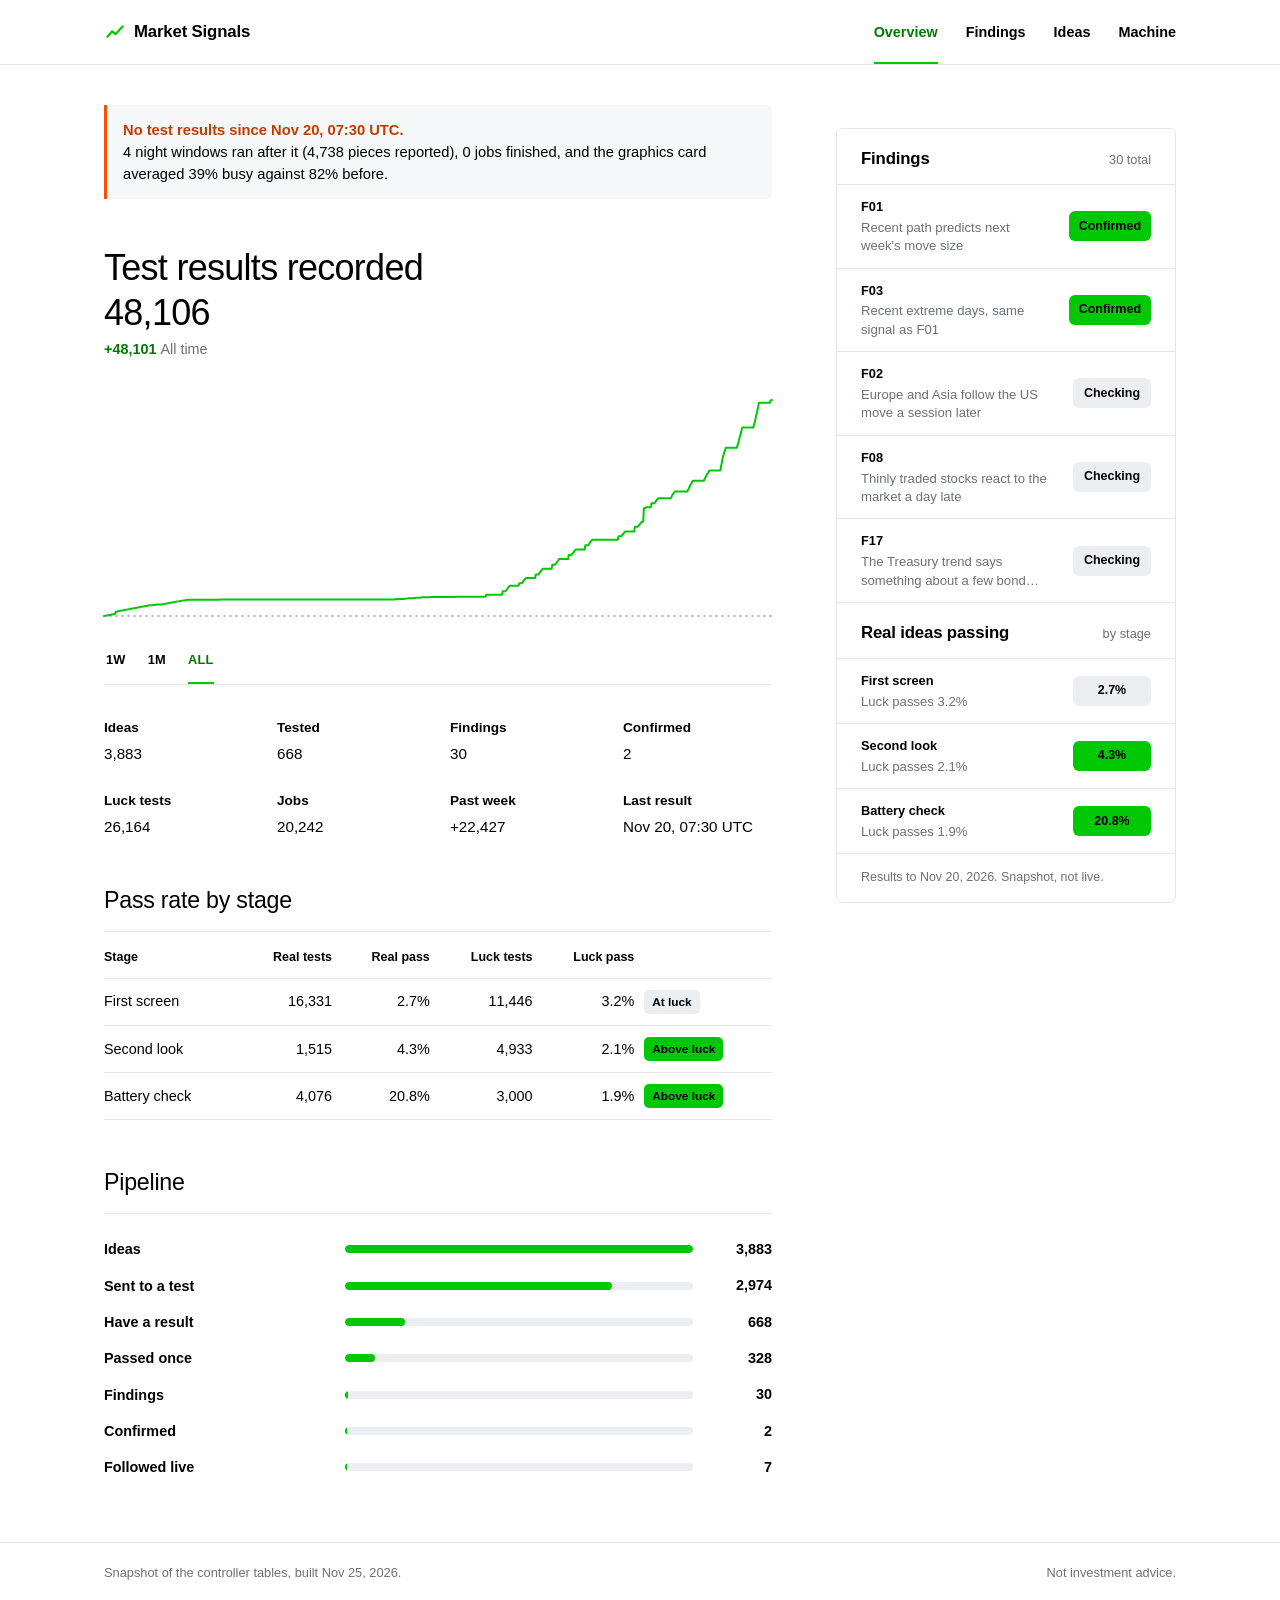
<file: index.html>
<!doctype html>
<html lang="en">
<head>
<meta charset="utf-8">
<meta name="viewport" content="width=device-width, initial-scale=1">
<title>Market Signals</title>
<meta name="description" content="Market Signals: test results, findings and machine status.">
<link rel="stylesheet" href="style.css">
<link rel="icon" href="data:image/svg+xml,%3Csvg xmlns='http://www.w3.org/2000/svg' viewBox='0 0 32 32'%3E%3Crect width='32' height='32' rx='7' fill='%2300c805'/%3E%3Cpath d='M6 22l6-7 5 4 9-10' stroke='black' stroke-width='3' fill='none' stroke-linecap='round' stroke-linejoin='round'/%3E%3C/svg%3E">
</head>
<body>
<header class="site">
  <div class="site-inner">
    <a class="brand" href="index.html"><svg viewBox="0 0 32 32" aria-hidden="true"><path d="M5 23l7-8 5 4 10-11" fill="none" stroke="currentColor" stroke-width="3.2" stroke-linecap="round" stroke-linejoin="round"/></svg>Market Signals</a>
    <nav class="tabs" aria-label="Sections"><div class="tabs-inner"><a href="index.html" aria-current="page">Overview</a><a href="findings.html">Findings</a><a href="ideas.html">Ideas</a><a href="machine.html">Machine</a></div></nav>
  </div>
</header>
<div class="wrap">
<main>

<div class="alert" role="alert"><strong>No test results since Nov 20, 07:30 UTC.</strong>
  4 night windows ran after it (4,738 pieces reported), 0 jobs finished, and the graphics card averaged 39% busy against 82% before.</div>
<section class="chart-block up big" id="c-results">
  <h1>Test results recorded</h1>
  <div class="q-value" data-v>48,106</div>
  <div class="q-change"><span data-c>+48,101</span> <span class="q-period" data-p>All time</span></div>
  
  <div class="chart" role="img" aria-label="Test results recorded, line chart, from 5 to 48,106">
    <svg viewBox="0 0 1000 200" preserveAspectRatio="none" aria-hidden="true"><line class="base" x1="0" x2="1000" y1="190.0" y2="190.0"/><path class="line" d="M0.0,190.0 L1.0,189.9 L2.1,189.8 L3.1,189.7 L4.1,189.6 L5.2,189.5 L6.2,189.4 L7.2,189.3 L8.2,189.2 L9.3,189.1 L10.3,189.0 L11.3,188.8 L12.4,188.7 L13.4,188.6 L14.4,188.5 L15.5,188.4 L16.5,188.4 L17.5,186.5 L18.6,186.4 L19.6,186.3 L20.6,186.1 L21.6,186.0 L22.7,185.9 L23.7,185.8 L24.7,185.7 L25.8,185.6 L26.8,185.5 L27.8,185.4 L28.9,185.3 L29.9,185.2 L30.9,185.0 L32.0,184.9 L33.0,184.8 L34.0,184.7 L35.1,184.6 L36.1,184.5 L37.1,184.4 L38.1,184.3 L39.2,184.2 L40.2,184.0 L41.2,183.9 L42.3,183.8 L43.3,183.7 L44.3,183.6 L45.4,183.5 L46.4,183.4 L47.4,183.3 L48.5,183.2 L49.5,183.1 L50.5,183.0 L51.5,182.8 L52.6,182.7 L53.6,182.6 L54.6,182.5 L55.7,182.4 L56.7,182.3 L57.7,182.2 L58.8,182.1 L59.8,182.0 L60.8,181.8 L61.9,181.7 L62.9,181.6 L63.9,181.5 L64.9,181.4 L66.0,181.3 L67.0,181.2 L68.0,181.1 L69.1,181.1 L70.1,181.0 L71.1,181.0 L72.2,181.0 L73.2,180.9 L74.2,180.9 L75.3,180.9 L76.3,180.7 L77.3,180.7 L78.4,180.6 L79.4,180.5 L80.4,180.5 L81.4,180.5 L82.5,180.5 L83.5,180.5 L84.5,180.5 L85.6,180.4 L86.6,180.3 L87.6,180.2 L88.7,180.1 L89.7,180.0 L90.7,179.9 L91.8,179.8 L92.8,179.7 L93.8,179.6 L94.8,179.5 L95.9,179.3 L96.9,179.2 L97.9,179.1 L99.0,179.0 L100.0,178.9 L101.0,178.8 L102.1,178.7 L103.1,178.6 L104.1,178.5 L105.2,178.4 L106.2,178.3 L107.2,178.2 L108.2,178.1 L109.3,178.0 L110.3,177.9 L111.3,177.8 L112.4,177.7 L113.4,177.6 L114.4,177.5 L115.5,177.4 L116.5,177.3 L117.5,177.2 L118.6,177.1 L119.6,177.0 L120.6,177.0 L121.6,176.9 L122.7,176.8 L123.7,176.7 L124.7,176.6 L125.8,176.5 L126.8,176.4 L127.8,176.4 L128.9,176.4 L129.9,176.4 L130.9,176.4 L132.0,176.4 L133.0,176.4 L134.0,176.4 L135.1,176.4 L136.1,176.4 L137.1,176.4 L138.1,176.4 L139.2,176.4 L140.2,176.4 L141.2,176.4 L142.3,176.4 L143.3,176.4 L144.3,176.4 L145.4,176.4 L146.4,176.4 L147.4,176.4 L148.5,176.4 L149.5,176.4 L150.5,176.4 L151.5,176.4 L152.6,176.4 L153.6,176.4 L154.6,176.4 L155.7,176.4 L156.7,176.4 L157.7,176.4 L158.8,176.4 L159.8,176.4 L160.8,176.4 L161.9,176.4 L162.9,176.4 L163.9,176.4 L164.9,176.4 L166.0,176.4 L167.0,176.4 L168.0,176.4 L169.1,176.4 L170.1,176.4 L171.1,176.4 L172.2,176.4 L173.2,176.4 L174.2,176.3 L175.3,176.3 L176.3,176.3 L177.3,176.3 L178.4,176.3 L179.4,176.3 L180.4,176.3 L181.4,176.3 L182.5,176.3 L183.5,176.3 L184.5,176.3 L185.6,176.3 L186.6,176.3 L187.6,176.3 L188.7,176.3 L189.7,176.3 L190.7,176.3 L191.8,176.3 L192.8,176.3 L193.8,176.3 L194.8,176.3 L195.9,176.3 L196.9,176.3 L197.9,176.3 L199.0,176.3 L200.0,176.3 L201.0,176.3 L202.1,176.3 L203.1,176.3 L204.1,176.3 L205.2,176.3 L206.2,176.3 L207.2,176.3 L208.2,176.3 L209.3,176.3 L210.3,176.3 L211.3,176.3 L212.4,176.3 L213.4,176.3 L214.4,176.3 L215.5,176.3 L216.5,176.3 L217.5,176.3 L218.6,176.3 L219.6,176.3 L220.6,176.3 L221.6,176.3 L222.7,176.3 L223.7,176.3 L224.7,176.3 L225.8,176.3 L226.8,176.3 L227.8,176.3 L228.9,176.3 L229.9,176.3 L230.9,176.3 L232.0,176.3 L233.0,176.3 L234.0,176.3 L235.1,176.3 L236.1,176.3 L237.1,176.3 L238.1,176.3 L239.2,176.3 L240.2,176.3 L241.2,176.3 L242.3,176.3 L243.3,176.3 L244.3,176.3 L245.4,176.3 L246.4,176.3 L247.4,176.3 L248.5,176.3 L249.5,176.3 L250.5,176.3 L251.5,176.3 L252.6,176.3 L253.6,176.3 L254.6,176.3 L255.7,176.3 L256.7,176.3 L257.7,176.3 L258.8,176.3 L259.8,176.3 L260.8,176.3 L261.9,176.3 L262.9,176.3 L263.9,176.3 L264.9,176.3 L266.0,176.3 L267.0,176.3 L268.0,176.3 L269.1,176.3 L270.1,176.3 L271.1,176.3 L272.2,176.3 L273.2,176.3 L274.2,176.3 L275.3,176.3 L276.3,176.3 L277.3,176.3 L278.4,176.3 L279.4,176.3 L280.4,176.3 L281.4,176.3 L282.5,176.3 L283.5,176.3 L284.5,176.3 L285.6,176.3 L286.6,176.3 L287.6,176.3 L288.7,176.3 L289.7,176.3 L290.7,176.3 L291.8,176.3 L292.8,176.3 L293.8,176.3 L294.8,176.3 L295.9,176.3 L296.9,176.3 L297.9,176.3 L299.0,176.3 L300.0,176.3 L301.0,176.3 L302.1,176.3 L303.1,176.3 L304.1,176.3 L305.2,176.3 L306.2,176.3 L307.2,176.3 L308.2,176.3 L309.3,176.3 L310.3,176.3 L311.3,176.3 L312.4,176.3 L313.4,176.3 L314.4,176.3 L315.5,176.3 L316.5,176.3 L317.5,176.3 L318.6,176.3 L319.6,176.3 L320.6,176.3 L321.6,176.3 L322.7,176.3 L323.7,176.3 L324.7,176.3 L325.8,176.3 L326.8,176.3 L327.8,176.3 L328.9,176.3 L329.9,176.3 L330.9,176.3 L332.0,176.3 L333.0,176.3 L334.0,176.3 L335.1,176.3 L336.1,176.3 L337.1,176.3 L338.1,176.3 L339.2,176.3 L340.2,176.3 L341.2,176.3 L342.3,176.3 L343.3,176.3 L344.3,176.3 L345.4,176.3 L346.4,176.3 L347.4,176.3 L348.5,176.3 L349.5,176.3 L350.5,176.3 L351.5,176.3 L352.6,176.3 L353.6,176.3 L354.6,176.3 L355.7,176.3 L356.7,176.3 L357.7,176.3 L358.8,176.3 L359.8,176.3 L360.8,176.3 L361.9,176.3 L362.9,176.3 L363.9,176.3 L364.9,176.3 L366.0,176.3 L367.0,176.3 L368.0,176.3 L369.1,176.3 L370.1,176.3 L371.1,176.3 L372.2,176.3 L373.2,176.3 L374.2,176.3 L375.3,176.3 L376.3,176.3 L377.3,176.3 L378.4,176.3 L379.4,176.3 L380.4,176.3 L381.4,176.3 L382.5,176.3 L383.5,176.3 L384.5,176.3 L385.6,176.3 L386.6,176.3 L387.6,176.3 L388.7,176.3 L389.7,176.3 L390.7,176.3 L391.8,176.3 L392.8,176.3 L393.8,176.3 L394.8,176.3 L395.9,176.3 L396.9,176.3 L397.9,176.3 L399.0,176.3 L400.0,176.3 L401.0,176.3 L402.1,176.3 L403.1,176.3 L404.1,176.3 L405.2,176.3 L406.2,176.3 L407.2,176.3 L408.2,176.3 L409.3,176.3 L410.3,176.3 L411.3,176.3 L412.4,176.3 L413.4,176.3 L414.4,176.3 L415.5,176.3 L416.5,176.3 L417.5,176.3 L418.6,176.3 L419.6,176.3 L420.6,176.3 L421.6,176.3 L422.7,176.3 L423.7,176.3 L424.7,176.3 L425.8,176.3 L426.8,176.3 L427.8,176.3 L428.9,176.3 L429.9,176.3 L430.9,176.3 L432.0,176.3 L433.0,176.3 L434.0,176.3 L435.1,176.3 L436.1,176.3 L437.1,175.8 L438.1,175.8 L439.2,175.8 L440.2,175.8 L441.2,175.8 L442.3,175.8 L443.3,175.8 L444.3,175.8 L445.4,175.8 L446.4,175.8 L447.4,175.8 L448.5,175.8 L449.5,175.8 L450.5,175.7 L451.5,175.5 L452.6,175.4 L453.6,175.4 L454.6,175.4 L455.7,175.3 L456.7,175.3 L457.7,175.3 L458.8,175.3 L459.8,175.3 L460.8,175.3 L461.9,175.3 L462.9,175.3 L463.9,175.1 L464.9,175.1 L466.0,175.0 L467.0,174.9 L468.0,174.8 L469.1,174.8 L470.1,174.8 L471.1,174.7 L472.2,174.7 L473.2,174.6 L474.2,174.6 L475.3,174.5 L476.3,174.4 L477.3,174.4 L478.4,174.4 L479.4,174.4 L480.4,174.4 L481.4,174.4 L482.5,174.4 L483.5,174.4 L484.5,174.4 L485.6,174.4 L486.6,174.4 L487.6,174.4 L488.7,174.2 L489.7,174.2 L490.7,174.2 L491.8,174.2 L492.8,174.2 L493.8,174.2 L494.8,174.2 L495.9,174.2 L496.9,174.2 L497.9,174.2 L499.0,174.2 L500.0,174.2 L501.0,174.1 L502.1,174.1 L503.1,174.1 L504.1,174.1 L505.2,174.1 L506.2,174.1 L507.2,174.1 L508.2,174.1 L509.3,174.1 L510.3,174.1 L511.3,174.1 L512.4,174.1 L513.4,174.1 L514.4,174.1 L515.5,174.1 L516.5,174.1 L517.5,174.1 L518.6,174.1 L519.6,174.1 L520.6,174.1 L521.6,174.1 L522.7,174.1 L523.7,174.1 L524.7,174.1 L525.8,174.0 L526.8,174.0 L527.8,174.0 L528.9,174.0 L529.9,174.0 L530.9,174.0 L532.0,174.0 L533.0,174.0 L534.0,174.0 L535.1,174.0 L536.1,174.0 L537.1,174.0 L538.1,174.0 L539.2,174.0 L540.2,174.0 L541.2,174.0 L542.3,174.0 L543.3,174.0 L544.3,174.0 L545.4,174.0 L546.4,174.0 L547.4,174.0 L548.5,174.0 L549.5,174.0 L550.5,174.0 L551.5,174.0 L552.6,174.0 L553.6,174.0 L554.6,174.0 L555.7,174.0 L556.7,174.0 L557.7,174.0 L558.8,174.0 L559.8,174.0 L560.8,174.0 L561.9,174.0 L562.9,174.0 L563.9,174.0 L564.9,174.0 L566.0,174.0 L567.0,174.0 L568.0,174.0 L569.1,174.0 L570.1,174.0 L571.1,174.0 L572.2,172.3 L573.2,172.3 L574.2,172.3 L575.3,172.3 L576.3,172.3 L577.3,172.3 L578.4,172.3 L579.4,172.3 L580.4,172.3 L581.4,172.3 L582.5,172.3 L583.5,172.3 L584.5,172.3 L585.6,172.2 L586.6,172.2 L587.6,172.2 L588.7,172.2 L589.7,172.2 L590.7,172.2 L591.8,172.2 L592.8,172.2 L593.8,172.2 L594.8,172.2 L595.9,172.2 L596.9,169.3 L597.9,169.3 L599.0,169.3 L600.0,169.3 L601.0,169.2 L602.1,168.5 L603.1,167.8 L604.1,167.0 L605.2,166.3 L606.2,165.6 L607.2,164.8 L608.2,164.8 L609.3,164.8 L610.3,164.8 L611.3,164.8 L612.4,164.8 L613.4,164.8 L614.4,164.8 L615.5,164.8 L616.5,164.8 L617.5,164.8 L618.6,164.8 L619.6,164.8 L620.6,164.8 L621.6,162.7 L622.7,162.7 L623.7,162.7 L624.7,162.7 L625.8,162.6 L626.8,161.7 L627.8,160.9 L628.9,160.2 L629.9,159.6 L630.9,159.0 L632.0,158.3 L633.0,158.3 L634.0,158.3 L635.1,158.3 L636.1,158.3 L637.1,158.3 L638.1,158.3 L639.2,158.3 L640.2,158.3 L641.2,158.3 L642.3,158.3 L643.3,158.3 L644.3,158.3 L645.4,158.3 L646.4,155.4 L647.4,155.4 L648.5,155.4 L649.5,155.4 L650.5,155.4 L651.5,154.5 L652.6,153.7 L653.6,153.0 L654.6,152.2 L655.7,151.4 L656.7,150.6 L657.7,150.6 L658.8,150.6 L659.8,150.6 L660.8,150.6 L661.9,150.6 L662.9,150.6 L663.9,150.6 L664.9,150.6 L666.0,150.6 L667.0,150.6 L668.0,150.6 L669.1,150.6 L670.1,150.6 L671.1,147.2 L672.2,147.2 L673.2,147.2 L674.2,147.2 L675.3,147.2 L676.3,146.4 L677.3,145.6 L678.4,144.9 L679.4,144.1 L680.4,143.3 L681.4,142.5 L682.5,142.5 L683.5,142.5 L684.5,142.5 L685.6,142.5 L686.6,142.5 L687.6,142.5 L688.7,142.5 L689.7,142.5 L690.7,142.5 L691.8,142.5 L692.8,142.5 L693.8,142.5 L694.8,142.5 L695.9,139.1 L696.9,139.1 L697.9,139.1 L699.0,139.1 L700.0,139.0 L701.0,138.3 L702.1,137.5 L703.1,136.7 L704.1,136.0 L705.2,135.2 L706.2,134.5 L707.2,134.5 L708.2,134.5 L709.3,134.5 L710.3,134.5 L711.3,134.5 L712.4,134.5 L713.4,134.5 L714.4,134.5 L715.5,134.5 L716.5,134.5 L717.5,134.5 L718.6,134.5 L719.6,134.5 L720.6,131.0 L721.6,131.0 L722.7,131.0 L723.7,131.0 L724.7,131.0 L725.8,130.3 L726.8,129.5 L727.8,128.7 L728.9,127.9 L729.9,127.2 L730.9,126.5 L732.0,126.5 L733.0,126.5 L734.0,126.5 L735.1,126.5 L736.1,126.5 L737.1,126.5 L738.1,126.5 L739.2,126.5 L740.2,126.5 L741.2,126.5 L742.3,126.5 L743.3,126.5 L744.3,126.5 L745.4,126.5 L746.4,126.5 L747.4,126.5 L748.5,126.5 L749.5,126.5 L750.5,126.5 L751.5,126.5 L752.6,126.5 L753.6,126.5 L754.6,126.5 L755.7,126.5 L756.7,126.5 L757.7,126.5 L758.8,126.5 L759.8,126.5 L760.8,126.5 L761.9,126.5 L762.9,126.5 L763.9,126.5 L764.9,126.5 L766.0,126.5 L767.0,126.5 L768.0,126.5 L769.1,126.5 L770.1,123.5 L771.1,123.5 L772.2,123.5 L773.2,123.5 L774.2,123.5 L775.3,122.9 L776.3,122.2 L777.3,121.5 L778.4,120.9 L779.4,120.2 L780.4,119.5 L781.4,119.5 L782.5,119.5 L783.5,119.5 L784.5,119.5 L785.6,119.5 L786.6,119.5 L787.6,119.5 L788.7,119.5 L789.7,119.5 L790.7,119.5 L791.8,119.5 L792.8,119.5 L793.8,119.5 L794.8,115.7 L795.9,115.7 L796.9,115.7 L797.9,115.7 L799.0,115.6 L800.0,114.9 L801.0,114.2 L802.1,113.5 L803.1,112.8 L804.1,112.1 L805.2,111.5 L806.2,111.5 L807.2,111.5 L808.2,100.2 L809.3,100.2 L810.3,100.2 L811.3,99.5 L812.4,99.3 L813.4,99.3 L814.4,99.3 L815.5,99.3 L816.5,99.3 L817.5,99.3 L818.6,99.3 L819.6,96.1 L820.6,96.1 L821.6,96.1 L822.7,96.1 L823.7,96.1 L824.7,95.4 L825.8,94.7 L826.8,93.9 L827.8,93.2 L828.9,92.5 L829.9,91.8 L830.9,91.8 L832.0,91.8 L833.0,91.8 L834.0,91.8 L835.1,91.8 L836.1,91.8 L837.1,91.8 L838.1,91.8 L839.2,91.8 L840.2,91.8 L841.2,91.8 L842.3,91.8 L843.3,91.8 L844.3,91.8 L845.4,91.8 L846.4,91.8 L847.4,91.8 L848.5,91.8 L849.5,90.7 L850.5,89.6 L851.5,88.7 L852.6,87.9 L853.6,87.1 L854.6,86.3 L855.7,86.3 L856.7,86.3 L857.7,86.3 L858.8,86.3 L859.8,86.3 L860.8,86.3 L861.9,86.3 L862.9,86.3 L863.9,86.3 L864.9,86.3 L866.0,86.3 L867.0,86.3 L868.0,86.3 L869.1,86.3 L870.1,86.3 L871.1,86.3 L872.2,86.3 L873.2,86.3 L874.2,85.1 L875.3,83.9 L876.3,82.7 L877.3,81.5 L878.4,80.4 L879.4,79.3 L880.4,78.3 L881.4,77.3 L882.5,77.3 L883.5,77.3 L884.5,77.3 L885.6,77.3 L886.6,77.3 L887.6,77.3 L888.7,77.3 L889.7,77.3 L890.7,77.3 L891.8,77.3 L892.8,77.3 L893.8,77.3 L894.8,77.3 L895.9,77.3 L896.9,77.3 L897.9,77.3 L899.0,76.1 L900.0,74.9 L901.0,73.8 L902.1,72.8 L903.1,71.7 L904.1,70.8 L905.2,69.7 L906.2,68.8 L907.2,68.8 L908.2,68.8 L909.3,68.8 L910.3,68.8 L911.3,68.8 L912.4,68.8 L913.4,68.8 L914.4,68.8 L915.5,68.8 L916.5,68.8 L917.5,68.8 L918.6,68.8 L919.6,68.8 L920.6,68.8 L921.6,68.8 L922.7,68.8 L923.7,65.6 L924.7,62.6 L925.8,59.3 L926.8,56.9 L927.8,55.1 L928.9,53.0 L929.9,51.5 L930.9,49.7 L932.0,49.7 L933.0,49.7 L934.0,49.7 L935.1,49.7 L936.1,49.7 L937.1,49.7 L938.1,49.7 L939.2,49.7 L940.2,49.7 L941.2,49.7 L942.3,49.7 L943.3,49.7 L944.3,49.7 L945.4,49.7 L946.4,49.7 L947.4,49.7 L948.5,47.6 L949.5,45.9 L950.5,43.8 L951.5,41.1 L952.6,39.5 L953.6,37.0 L954.6,35.0 L955.7,32.9 L956.7,32.9 L957.7,32.9 L958.8,32.9 L959.8,32.9 L960.8,32.9 L961.9,32.9 L962.9,32.9 L963.9,32.9 L964.9,32.9 L966.0,32.9 L967.0,32.9 L968.0,32.9 L969.1,32.9 L970.1,32.9 L971.1,32.9 L972.2,32.9 L973.2,30.3 L974.2,28.7 L975.3,25.7 L976.3,22.9 L977.3,20.8 L978.4,18.1 L979.4,15.4 L980.4,12.2 L981.4,12.2 L982.5,12.2 L983.5,12.2 L984.5,12.2 L985.6,12.2 L986.6,12.2 L987.6,12.2 L988.7,12.2 L989.7,12.2 L990.7,12.2 L991.8,12.2 L992.8,12.2 L993.8,12.2 L994.8,12.2 L995.9,12.2 L996.9,12.2 L997.9,10.3 L999.0,10.1 L1000.0,10.0"/></svg>
    <span class="hair" hidden></span><span class="tip" hidden></span><span class="dot" hidden></span>
  </div>
  <div class="ranges" role="group" aria-label="Time range"><button type="button" data-range="7" data-label="Past week" aria-pressed="false">1W</button><button type="button" data-range="30" data-label="Past month" aria-pressed="false">1M</button><button type="button" data-range="0" data-label="All time" aria-pressed="true">ALL</button></div>
  <script type="application/json">{"t":[1791666000,1791669600,1791673200,1791676800,1791680400,1791684000,1791687600,1791691200,1791694800,1791698400,1791702000,1791705600,1791709200,1791712800,1791716400,1791720000,1791723600,1791727200,1791730800,1791734400,1791738000,1791741600,1791745200,1791748800,1791752400,1791756000,1791759600,1791763200,1791766800,1791770400,1791774000,1791777600,1791781200,1791784800,1791788400,1791792000,1791795600,1791799200,1791802800,1791806400,1791810000,1791813600,1791817200,1791820800,1791824400,1791828000,1791831600,1791835200,1791838800,1791842400,1791846000,1791849600,1791853200,1791856800,1791860400,1791864000,1791867600,1791871200,1791874800,1791878400,1791882000,1791885600,1791889200,1791892800,1791896400,1791900000,1791903600,1791907200,1791910800,1791914400,1791918000,1791921600,1791925200,1791928800,1791932400,1791936000,1791939600,1791943200,1791946800,1791950400,1791954000,1791957600,1791961200,1791964800,1791968400,1791972000,1791975600,1791979200,1791982800,1791986400,1791990000,1791993600,1791997200,1792000800,1792004400,1792008000,1792011600,1792015200,1792018800,1792022400,1792026000,1792029600,1792033200,1792036800,1792040400,1792044000,1792047600,1792051200,1792054800,1792058400,1792062000,1792065600,1792069200,1792072800,1792076400,1792080000,1792083600,1792087200,1792090800,1792094400,1792098000,1792101600,1792105200,1792108800,1792112400,1792116000,1792119600,1792123200,1792126800,1792130400,1792134000,1792137600,1792141200,1792144800,1792148400,1792152000,1792155600,1792159200,1792162800,1792166400,1792170000,1792173600,1792177200,1792180800,1792184400,1792188000,1792191600,1792195200,1792198800,1792202400,1792206000,1792209600,1792213200,1792216800,1792220400,1792224000,1792227600,1792231200,1792234800,1792238400,1792242000,1792245600,1792249200,1792252800,1792256400,1792260000,1792263600,1792267200,1792270800,1792274400,1792278000,1792281600,1792285200,1792288800,1792292400,1792296000,1792299600,1792303200,1792306800,1792310400,1792314000,1792317600,1792321200,1792324800,1792328400,1792332000,1792335600,1792339200,1792342800,1792346400,1792350000,1792353600,1792357200,1792360800,1792364400,1792368000,1792371600,1792375200,1792378800,1792382400,1792386000,1792389600,1792393200,1792396800,1792400400,1792404000,1792407600,1792411200,1792414800,1792418400,1792422000,1792425600,1792429200,1792432800,1792436400,1792440000,1792443600,1792447200,1792450800,1792454400,1792458000,1792461600,1792465200,1792468800,1792472400,1792476000,1792479600,1792483200,1792486800,1792490400,1792494000,1792497600,1792501200,1792504800,1792508400,1792512000,1792515600,1792519200,1792522800,1792526400,1792530000,1792533600,1792537200,1792540800,1792544400,1792548000,1792551600,1792555200,1792558800,1792562400,1792566000,1792569600,1792573200,1792576800,1792580400,1792584000,1792587600,1792591200,1792594800,1792598400,1792602000,1792605600,1792609200,1792612800,1792616400,1792620000,1792623600,1792627200,1792630800,1792634400,1792638000,1792641600,1792645200,1792648800,1792652400,1792656000,1792659600,1792663200,1792666800,1792670400,1792674000,1792677600,1792681200,1792684800,1792688400,1792692000,1792695600,1792699200,1792702800,1792706400,1792710000,1792713600,1792717200,1792720800,1792724400,1792728000,1792731600,1792735200,1792738800,1792742400,1792746000,1792749600,1792753200,1792756800,1792760400,1792764000,1792767600,1792771200,1792774800,1792778400,1792782000,1792785600,1792789200,1792792800,1792796400,1792800000,1792803600,1792807200,1792810800,1792814400,1792818000,1792821600,1792825200,1792828800,1792832400,1792836000,1792839600,1792843200,1792846800,1792850400,1792854000,1792857600,1792861200,1792864800,1792868400,1792872000,1792875600,1792879200,1792882800,1792886400,1792890000,1792893600,1792897200,1792900800,1792904400,1792908000,1792911600,1792915200,1792918800,1792922400,1792926000,1792929600,1792933200,1792936800,1792940400,1792944000,1792947600,1792951200,1792954800,1792958400,1792962000,1792965600,1792969200,1792972800,1792976400,1792980000,1792983600,1792987200,1792990800,1792994400,1792998000,1793001600,1793005200,1793008800,1793012400,1793016000,1793019600,1793023200,1793026800,1793030400,1793034000,1793037600,1793041200,1793044800,1793048400,1793052000,1793055600,1793059200,1793062800,1793066400,1793070000,1793073600,1793077200,1793080800,1793084400,1793088000,1793091600,1793095200,1793098800,1793102400,1793106000,1793109600,1793113200,1793116800,1793120400,1793124000,1793127600,1793131200,1793134800,1793138400,1793142000,1793145600,1793149200,1793152800,1793156400,1793160000,1793163600,1793167200,1793170800,1793174400,1793178000,1793181600,1793185200,1793188800,1793192400,1793196000,1793199600,1793203200,1793206800,1793210400,1793214000,1793217600,1793221200,1793224800,1793228400,1793232000,1793235600,1793239200,1793242800,1793246400,1793250000,1793253600,1793257200,1793260800,1793264400,1793268000,1793271600,1793275200,1793278800,1793282400,1793286000,1793289600,1793293200,1793296800,1793300400,1793304000,1793307600,1793311200,1793314800,1793318400,1793322000,1793325600,1793329200,1793332800,1793336400,1793340000,1793343600,1793347200,1793350800,1793354400,1793358000,1793361600,1793365200,1793368800,1793372400,1793376000,1793379600,1793383200,1793386800,1793390400,1793394000,1793397600,1793401200,1793404800,1793408400,1793412000,1793415600,1793419200,1793422800,1793426400,1793430000,1793433600,1793437200,1793440800,1793444400,1793448000,1793451600,1793455200,1793458800,1793462400,1793466000,1793469600,1793473200,1793476800,1793480400,1793484000,1793487600,1793491200,1793494800,1793498400,1793502000,1793505600,1793509200,1793512800,1793516400,1793520000,1793523600,1793527200,1793530800,1793534400,1793538000,1793541600,1793545200,1793548800,1793552400,1793556000,1793559600,1793563200,1793566800,1793570400,1793574000,1793577600,1793581200,1793584800,1793588400,1793592000,1793595600,1793599200,1793602800,1793606400,1793610000,1793613600,1793617200,1793620800,1793624400,1793628000,1793631600,1793635200,1793638800,1793642400,1793646000,1793649600,1793653200,1793656800,1793660400,1793664000,1793667600,1793671200,1793674800,1793678400,1793682000,1793685600,1793689200,1793692800,1793696400,1793700000,1793703600,1793707200,1793710800,1793714400,1793718000,1793721600,1793725200,1793728800,1793732400,1793736000,1793739600,1793743200,1793746800,1793750400,1793754000,1793757600,1793761200,1793764800,1793768400,1793772000,1793775600,1793779200,1793782800,1793786400,1793790000,1793793600,1793797200,1793800800,1793804400,1793808000,1793811600,1793815200,1793818800,1793822400,1793826000,1793829600,1793833200,1793836800,1793840400,1793844000,1793847600,1793851200,1793854800,1793858400,1793862000,1793865600,1793869200,1793872800,1793876400,1793880000,1793883600,1793887200,1793890800,1793894400,1793898000,1793901600,1793905200,1793908800,1793912400,1793916000,1793919600,1793923200,1793926800,1793930400,1793934000,1793937600,1793941200,1793944800,1793948400,1793952000,1793955600,1793959200,1793962800,1793966400,1793970000,1793973600,1793977200,1793980800,1793984400,1793988000,1793991600,1793995200,1793998800,1794002400,1794006000,1794009600,1794013200,1794016800,1794020400,1794024000,1794027600,1794031200,1794034800,1794038400,1794042000,1794045600,1794049200,1794052800,1794056400,1794060000,1794063600,1794067200,1794070800,1794074400,1794078000,1794081600,1794085200,1794088800,1794092400,1794096000,1794099600,1794103200,1794106800,1794110400,1794114000,1794117600,1794121200,1794124800,1794128400,1794132000,1794135600,1794139200,1794142800,1794146400,1794150000,1794153600,1794157200,1794160800,1794164400,1794168000,1794171600,1794175200,1794178800,1794182400,1794186000,1794189600,1794193200,1794196800,1794200400,1794204000,1794207600,1794211200,1794214800,1794218400,1794222000,1794225600,1794229200,1794232800,1794236400,1794240000,1794243600,1794247200,1794250800,1794254400,1794258000,1794261600,1794265200,1794268800,1794272400,1794276000,1794279600,1794283200,1794286800,1794290400,1794294000,1794297600,1794301200,1794304800,1794308400,1794312000,1794315600,1794319200,1794322800,1794326400,1794330000,1794333600,1794337200,1794340800,1794344400,1794348000,1794351600,1794355200,1794358800,1794362400,1794366000,1794369600,1794373200,1794376800,1794380400,1794384000,1794387600,1794391200,1794394800,1794398400,1794402000,1794405600,1794409200,1794412800,1794416400,1794420000,1794423600,1794427200,1794430800,1794434400,1794438000,1794441600,1794445200,1794448800,1794452400,1794456000,1794459600,1794463200,1794466800,1794470400,1794474000,1794477600,1794481200,1794484800,1794488400,1794492000,1794495600,1794499200,1794502800,1794506400,1794510000,1794513600,1794517200,1794520800,1794524400,1794528000,1794531600,1794535200,1794538800,1794542400,1794546000,1794549600,1794553200,1794556800,1794560400,1794564000,1794567600,1794571200,1794574800,1794578400,1794582000,1794585600,1794589200,1794592800,1794596400,1794600000,1794603600,1794607200,1794610800,1794614400,1794618000,1794621600,1794625200,1794628800,1794632400,1794636000,1794639600,1794643200,1794646800,1794650400,1794654000,1794657600,1794661200,1794664800,1794668400,1794672000,1794675600,1794679200,1794682800,1794686400,1794690000,1794693600,1794697200,1794700800,1794704400,1794708000,1794711600,1794715200,1794718800,1794722400,1794726000,1794729600,1794733200,1794736800,1794740400,1794744000,1794747600,1794751200,1794754800,1794758400,1794762000,1794765600,1794769200,1794772800,1794776400,1794780000,1794783600,1794787200,1794790800,1794794400,1794798000,1794801600,1794805200,1794808800,1794812400,1794816000,1794819600,1794823200,1794826800,1794830400,1794834000,1794837600,1794841200,1794844800,1794848400,1794852000,1794855600,1794859200,1794862800,1794866400,1794870000,1794873600,1794877200,1794880800,1794884400,1794888000,1794891600,1794895200,1794898800,1794902400,1794906000,1794909600,1794913200,1794916800,1794920400,1794924000,1794927600,1794931200,1794934800,1794938400,1794942000,1794945600,1794949200,1794952800,1794956400,1794960000,1794963600,1794967200,1794970800,1794974400,1794978000,1794981600,1794985200,1794988800,1794992400,1794996000,1794999600,1795003200,1795006800,1795010400,1795014000,1795017600,1795021200,1795024800,1795028400,1795032000,1795035600,1795039200,1795042800,1795046400,1795050000,1795053600,1795057200,1795060800,1795064400,1795068000,1795071600,1795075200,1795078800,1795082400,1795086000,1795089600,1795093200,1795096800,1795100400,1795104000,1795107600,1795111200,1795114800,1795118400,1795122000,1795125600,1795129200,1795132800,1795136400,1795140000,1795143600,1795147200,1795150800,1795154400,1795158000],"v":[5,20,50,80,110,140,170,195,225,255,285,315,345,370,395,420,445,945,975,1005,1035,1065,1095,1125,1155,1184,1209,1239,1269,1299,1329,1359,1389,1419,1449,1479,1508,1538,1568,1598,1628,1658,1688,1713,1743,1768,1798,1828,1858,1888,1918,1948,1978,2003,2033,2063,2093,2123,2153,2183,2213,2243,2273,2303,2333,2363,2388,2388,2398,2398,2408,2433,2433,2448,2478,2503,2528,2543,2543,2543,2543,2543,2543,2573,2597,2627,2652,2677,2702,2732,2762,2792,2822,2852,2881,2911,2941,2961,2991,3020,3050,3080,3108,3138,3168,3192,3217,3246,3266,3291,3321,3351,3376,3395,3425,3449,3469,3483,3513,3537,3562,3582,3606,3636,3651,3651,3651,3651,3651,3651,3651,3651,3651,3651,3651,3651,3651,3651,3651,3651,3651,3651,3651,3651,3651,3651,3651,3651,3651,3651,3651,3651,3651,3651,3651,3651,3651,3651,3651,3651,3651,3651,3651,3651,3651,3651,3651,3651,3651,3676,3676,3676,3676,3676,3676,3676,3676,3676,3676,3676,3676,3676,3676,3676,3676,3676,3676,3676,3676,3676,3676,3676,3676,3676,3676,3676,3676,3676,3676,3676,3676,3676,3676,3676,3676,3676,3676,3676,3676,3676,3676,3676,3676,3676,3676,3676,3676,3676,3676,3676,3676,3676,3676,3676,3676,3676,3676,3676,3676,3676,3676,3676,3676,3676,3676,3676,3676,3676,3676,3676,3676,3676,3676,3676,3676,3676,3676,3676,3676,3676,3676,3676,3676,3676,3676,3676,3676,3676,3676,3676,3676,3676,3676,3676,3676,3676,3676,3676,3676,3676,3676,3676,3676,3676,3676,3676,3676,3676,3676,3676,3676,3676,3676,3676,3676,3676,3676,3676,3676,3676,3676,3676,3676,3676,3676,3676,3676,3676,3676,3676,3676,3676,3676,3676,3676,3676,3676,3676,3676,3676,3676,3676,3676,3676,3676,3676,3676,3676,3676,3676,3676,3676,3676,3676,3676,3676,3676,3676,3676,3676,3676,3676,3676,3676,3676,3676,3676,3676,3676,3676,3676,3676,3676,3676,3676,3676,3676,3676,3676,3676,3676,3676,3676,3676,3676,3676,3676,3676,3676,3676,3676,3676,3676,3676,3676,3676,3676,3676,3676,3676,3676,3676,3676,3676,3676,3676,3676,3676,3676,3676,3676,3676,3676,3676,3676,3676,3676,3676,3676,3676,3676,3676,3676,3676,3676,3676,3676,3676,3676,3676,3676,3676,3676,3676,3676,3676,3676,3676,3676,3676,3676,3676,3676,3676,3676,3676,3676,3676,3676,3676,3676,3676,3676,3676,3806,3806,3806,3806,3806,3806,3806,3806,3806,3806,3806,3806,3808,3822,3884,3895,3910,3918,3927,3927,3927,3927,3927,3927,3927,3940,3987,3987,4007,4040,4056,4062,4078,4093,4105,4112,4128,4149,4163,4163,4163,4163,4163,4163,4163,4163,4163,4163,4163,4163,4216,4216,4216,4216,4216,4216,4216,4216,4216,4216,4216,4216,4251,4251,4251,4251,4251,4251,4251,4251,4251,4251,4251,4251,4251,4251,4251,4251,4251,4251,4251,4251,4251,4251,4251,4251,4271,4275,4275,4275,4275,4275,4275,4275,4275,4275,4275,4275,4275,4275,4275,4275,4275,4275,4275,4275,4275,4275,4275,4275,4275,4279,4279,4279,4279,4279,4279,4279,4279,4279,4279,4279,4279,4279,4279,4279,4279,4279,4279,4279,4279,4740,4740,4740,4740,4740,4740,4740,4740,4740,4740,4740,4740,4740,4757,4757,4757,4757,4757,4757,4757,4757,4757,4757,4757,5543,5543,5543,5543,5553,5748,5943,6142,6336,6534,6728,6728,6728,6728,6728,6728,6728,6728,6728,6728,6728,6728,6728,6728,7303,7303,7303,7303,7318,7564,7776,7956,8127,8301,8469,8469,8469,8469,8469,8469,8469,8469,8469,8469,8469,8469,8469,8469,9255,9255,9255,9255,9255,9489,9702,9904,10112,10320,10526,10526,10526,10526,10526,10526,10526,10526,10526,10526,10526,10526,10526,10526,11430,11430,11430,11430,11450,11657,11859,12063,12269,12483,12687,12687,12687,12687,12687,12687,12687,12687,12687,12687,12687,12687,12687,12687,13613,13613,13613,13613,13623,13831,14036,14248,14441,14646,14849,14849,14849,14849,14849,14849,14849,14849,14849,14849,14849,14849,14849,14849,15765,15765,15765,15765,15775,15969,16178,16377,16587,16783,16977,16977,16977,16977,16977,16977,16977,16977,16977,16977,16977,16977,16977,16977,16977,16977,16977,16977,16977,16977,16977,16977,16977,16977,16977,16977,16977,16977,16977,16977,16977,16977,16977,16977,16977,16977,16977,16977,17770,17770,17770,17770,17775,17945,18115,18305,18474,18665,18845,18845,18845,18845,18845,18845,18845,18845,18845,18845,18845,18845,18845,18845,19858,19858,19858,19858,19878,20078,20252,20455,20629,20821,20995,20995,20995,23995,23995,23995,24176,24254,24254,24254,24254,24254,24254,24254,25094,25094,25094,25094,25094,25286,25483,25679,25862,26054,26241,26241,26241,26241,26241,26241,26241,26245,26249,26249,26249,26249,26249,26249,26249,26249,26249,26249,26249,26552,26824,27079,27297,27510,27720,27720,27720,27720,27720,27720,27720,27720,27720,27720,27720,27720,27720,27720,27720,27720,27720,27720,27720,28036,28360,28676,29000,29299,29587,29855,30123,30123,30123,30123,30123,30123,30123,30123,30123,30123,30123,30123,30123,30123,30123,30123,30123,30442,30762,31054,31312,31629,31860,32143,32385,32386,32386,32386,32386,32386,32386,32386,32386,32386,32386,32386,32386,32386,32386,32386,32386,33252,34053,34925,35583,36066,36609,37011,37495,37495,37495,37495,37495,37495,37495,37495,37495,37495,37495,37495,37495,37495,37495,37495,37495,38069,38513,39075,39792,40234,40886,41414,41999,41999,41999,41999,41999,41999,41999,41999,41999,41999,41999,41999,41999,41999,41999,41999,41999,42694,43102,43915,44669,45207,45954,46657,47513,47514,47514,47514,47514,47514,47514,47514,47514,47514,47514,47514,47514,47514,47514,47514,47514,48032,48080,48106],"k":"int","g":"hour"}</script>
</section>
<dl class="stats"><div><dt>Ideas</dt><dd>3,883</dd></div><div><dt>Tested</dt><dd>668</dd></div><div><dt>Findings</dt><dd>30</dd></div><div><dt>Confirmed</dt><dd>2</dd></div><div><dt>Luck tests</dt><dd>26,164</dd></div><div><dt>Jobs</dt><dd>20,242</dd></div><div><dt>Past week</dt><dd>+22,427</dd></div><div><dt>Last result</dt><dd>Nov 20, 07:30 UTC</dd></div></dl>
<section id="stages">
  <h2>Pass rate by stage</h2>
  <div class="tbl-wrap"><table class="tbl"><thead><tr><th>Stage</th><th class=num>Real tests</th><th class=num>Real pass</th><th class=num>Luck tests</th><th class=num>Luck pass</th><th></th></tr></thead><tbody><tr><td>First screen</td><td class=num>16,331</td><td class=num>2.7%</td><td class=num>11,446</td><td class=num>3.2%</td><td><span class="pill flat sm">At luck</span></td></tr><tr><td>Second look</td><td class=num>1,515</td><td class=num>4.3%</td><td class=num>4,933</td><td class=num>2.1%</td><td><span class="pill up sm">Above luck</span></td></tr><tr><td>Battery check</td><td class=num>4,076</td><td class=num>20.8%</td><td class=num>3,000</td><td class=num>1.9%</td><td><span class="pill up sm">Above luck</span></td></tr></tbody></table></div>
</section>
<section id="pipeline">
  <h2>Pipeline</h2>
  <div class="bars up">
<div class="bar"><span class="bar-label">Ideas</span><span class="bar-track"><span class="bar-fill" style="width:100.00%"></span></span><span class="bar-value">3,883</span></div>
<div class="bar"><span class="bar-label">Sent to a test</span><span class="bar-track"><span class="bar-fill" style="width:76.59%"></span></span><span class="bar-value">2,974</span></div>
<div class="bar"><span class="bar-label">Have a result</span><span class="bar-track"><span class="bar-fill" style="width:17.20%"></span></span><span class="bar-value">668</span></div>
<div class="bar"><span class="bar-label">Passed once</span><span class="bar-track"><span class="bar-fill" style="width:8.45%"></span></span><span class="bar-value">328</span></div>
<div class="bar"><span class="bar-label">Findings</span><span class="bar-track"><span class="bar-fill" style="width:0.77%"></span></span><span class="bar-value">30</span></div>
<div class="bar"><span class="bar-label">Confirmed</span><span class="bar-track"><span class="bar-fill" style="width:0.60%"></span></span><span class="bar-value">2</span></div>
<div class="bar"><span class="bar-label">Followed live</span><span class="bar-track"><span class="bar-fill" style="width:0.60%"></span></span><span class="bar-value">7</span></div>
</div>
</section>
</main>
<aside class="side"><div class="card"><div class="card-head"><h2>Findings</h2><span>30 total</span></div><div class="card-list"><a class="wrow" href="findings.html"><span class="w-main"><span class="w-id">F01</span><span class="w-title">Recent path predicts next week&#x27;s move size</span></span><span class="pill up">Confirmed</span></a><a class="wrow" href="findings.html"><span class="w-main"><span class="w-id">F03</span><span class="w-title">Recent extreme days, same signal as F01</span></span><span class="pill up">Confirmed</span></a><a class="wrow" href="findings.html"><span class="w-main"><span class="w-id">F02</span><span class="w-title">Europe and Asia follow the US move a session later</span></span><span class="pill flat">Checking</span></a><a class="wrow" href="findings.html"><span class="w-main"><span class="w-id">F08</span><span class="w-title">Thinly traded stocks react to the market a day late</span></span><span class="pill flat">Checking</span></a><a class="wrow" href="findings.html"><span class="w-main"><span class="w-id">F17</span><span class="w-title">The Treasury trend says something about a few bond funds</span></span><span class="pill flat">Checking</span></a></div><div class="card-head"><h2>Real ideas passing</h2><span>by stage</span></div><div class="card-list"><a class="wrow" href="index.html#stages"><span class="w-main"><span class="w-id">First screen</span><span class="w-title">Luck passes 3.2%</span></span><span class="pill flat">2.7%</span></a><a class="wrow" href="index.html#stages"><span class="w-main"><span class="w-id">Second look</span><span class="w-title">Luck passes 2.1%</span></span><span class="pill up">4.3%</span></a><a class="wrow" href="index.html#stages"><span class="w-main"><span class="w-id">Battery check</span><span class="w-title">Luck passes 1.9%</span></span><span class="pill up">20.8%</span></a></div><p class="card-foot">Results to Nov 20, 2026. Snapshot, not live.</p></div></aside>
</div>
<footer class="site-foot"><div class="site-inner">
  <span>Snapshot of the controller tables, built Nov 25, 2026.</span>
  <span>Not investment advice.</span>
</div></footer>
<script>(function(){
var NF=new Intl.NumberFormat('en-US');
function fmt(v,k){return k==='pct'?Math.round(v*100)+'%':NF.format(Math.round(v));}
function chg(d,k){var s=d>0?'+':(d<0?'−':'');d=Math.abs(d);return s+(k==='pct'?Math.round(d*100)+' pts':NF.format(Math.round(d)));}
function lab(t,g){var o=g==='hour'?{month:'short',day:'numeric',hour:'numeric',timeZone:'America/New_York'}:{month:'short',day:'numeric',timeZone:'UTC'};return new Date(t*1000).toLocaleString('en-US',o)+(g==='hour'?' ET':'');}
var a=document.querySelector('.tabs a[aria-current]'),nv=document.querySelector('.tabs');if(a&&nv&&a.offsetLeft+a.offsetWidth>nv.clientWidth)nv.scrollLeft=a.offsetLeft-16;
document.querySelectorAll('.chart-block').forEach(function(b){
  var D=JSON.parse(b.querySelector('script[type="application/json"]').textContent);
  var box=b.querySelector('.chart'),svg=box.querySelector('svg'),line=svg.querySelector('.line'),base=svg.querySelector('.base');
  var dot=box.querySelector('.dot'),hair=box.querySelector('.hair'),tip=box.querySelector('.tip');
  var V=b.querySelector('[data-v]'),C=b.querySelector('[data-c]'),P=b.querySelector('[data-p]');
  var W=1000,H=200,PAD=10,S=null;
  function draw(days,label){
    var n=D.t.length,t1=D.t[n-1],t0=days?t1-days*86400:-Infinity,I=[];
    for(var i=0;i<n;i++)if(D.t[i]>=t0)I.push(i);
    var mn=Infinity,mx=-Infinity;I.forEach(function(i){mn=Math.min(mn,D.v[i]);mx=Math.max(mx,D.v[i]);});
    var a=D.t[I[0]],z=D.t[I[I.length-1]];
    var xs=I.map(function(i){return (D.t[i]-a)/((z-a)||1)*W;});
    var ys=I.map(function(i){return mx===mn?H/2:PAD+(1-(D.v[i]-mn)/(mx-mn))*(H-2*PAD);});
    line.setAttribute('d','M'+xs.map(function(x,j){return x.toFixed(1)+','+ys[j].toFixed(1);}).join(' L'));
    base.setAttribute('y1',ys[0].toFixed(1));base.setAttribute('y2',ys[0].toFixed(1));
    S={I:I,xs:xs,ys:ys,label:label};
    var d=D.v[I[I.length-1]]-D.v[I[0]];
    b.classList.toggle('up',d>=0);b.classList.toggle('down',d<0);
    show(I.length-1,label);
  }
  function show(j,label){
    var i=S.I[j];V.textContent=fmt(D.v[i],D.k);C.textContent=chg(D.v[i]-D.v[S.I[0]],D.k);P.textContent=label;
  }
  function move(ev){
    if(!S)return;var r=box.getBoundingClientRect(),x=(ev.clientX-r.left)/r.width*W,lo=0,hi=S.xs.length-1;
    while(hi-lo>1){var m=(lo+hi)>>1;if(S.xs[m]<x)lo=m;else hi=m;}
    var j=Math.abs(S.xs[lo]-x)<Math.abs(S.xs[hi]-x)?lo:hi,px=S.xs[j]/W*100,py=S.ys[j]/H*100;
    dot.hidden=hair.hidden=tip.hidden=false;
    dot.style.left=hair.style.left=tip.style.left=px+'%';dot.style.top=py+'%';
    tip.textContent=lab(D.t[S.I[j]],D.g);tip.classList.toggle('right',px>80);tip.classList.toggle('left',px<20);
    var d=D.v[S.I[j]]-D.v[S.I[0]];b.classList.toggle('up',d>=0);b.classList.toggle('down',d<0);
    show(j,lab(D.t[S.I[j]],D.g));
  }
  function leave(){dot.hidden=hair.hidden=tip.hidden=true;var d=D.v[S.I[S.I.length-1]]-D.v[S.I[0]];b.classList.toggle('up',d>=0);b.classList.toggle('down',d<0);show(S.I.length-1,S.label);}
  box.addEventListener('pointermove',move);box.addEventListener('pointerdown',move);
  box.addEventListener('pointerleave',leave);box.addEventListener('pointercancel',leave);box.addEventListener('pointerup',function(ev){if(ev.pointerType!=='mouse')leave();});
  var btns=b.querySelectorAll('[data-range]');
  btns.forEach(function(x){x.addEventListener('click',function(){btns.forEach(function(y){y.setAttribute('aria-pressed',y===x?'true':'false');});draw(+x.dataset.range,x.dataset.label);});});
  var on=b.querySelector('[data-range][aria-pressed="true"]');draw(on?+on.dataset.range:0,on?on.dataset.label:P.textContent);
});
})();</script>
</body>
</html>
</file>
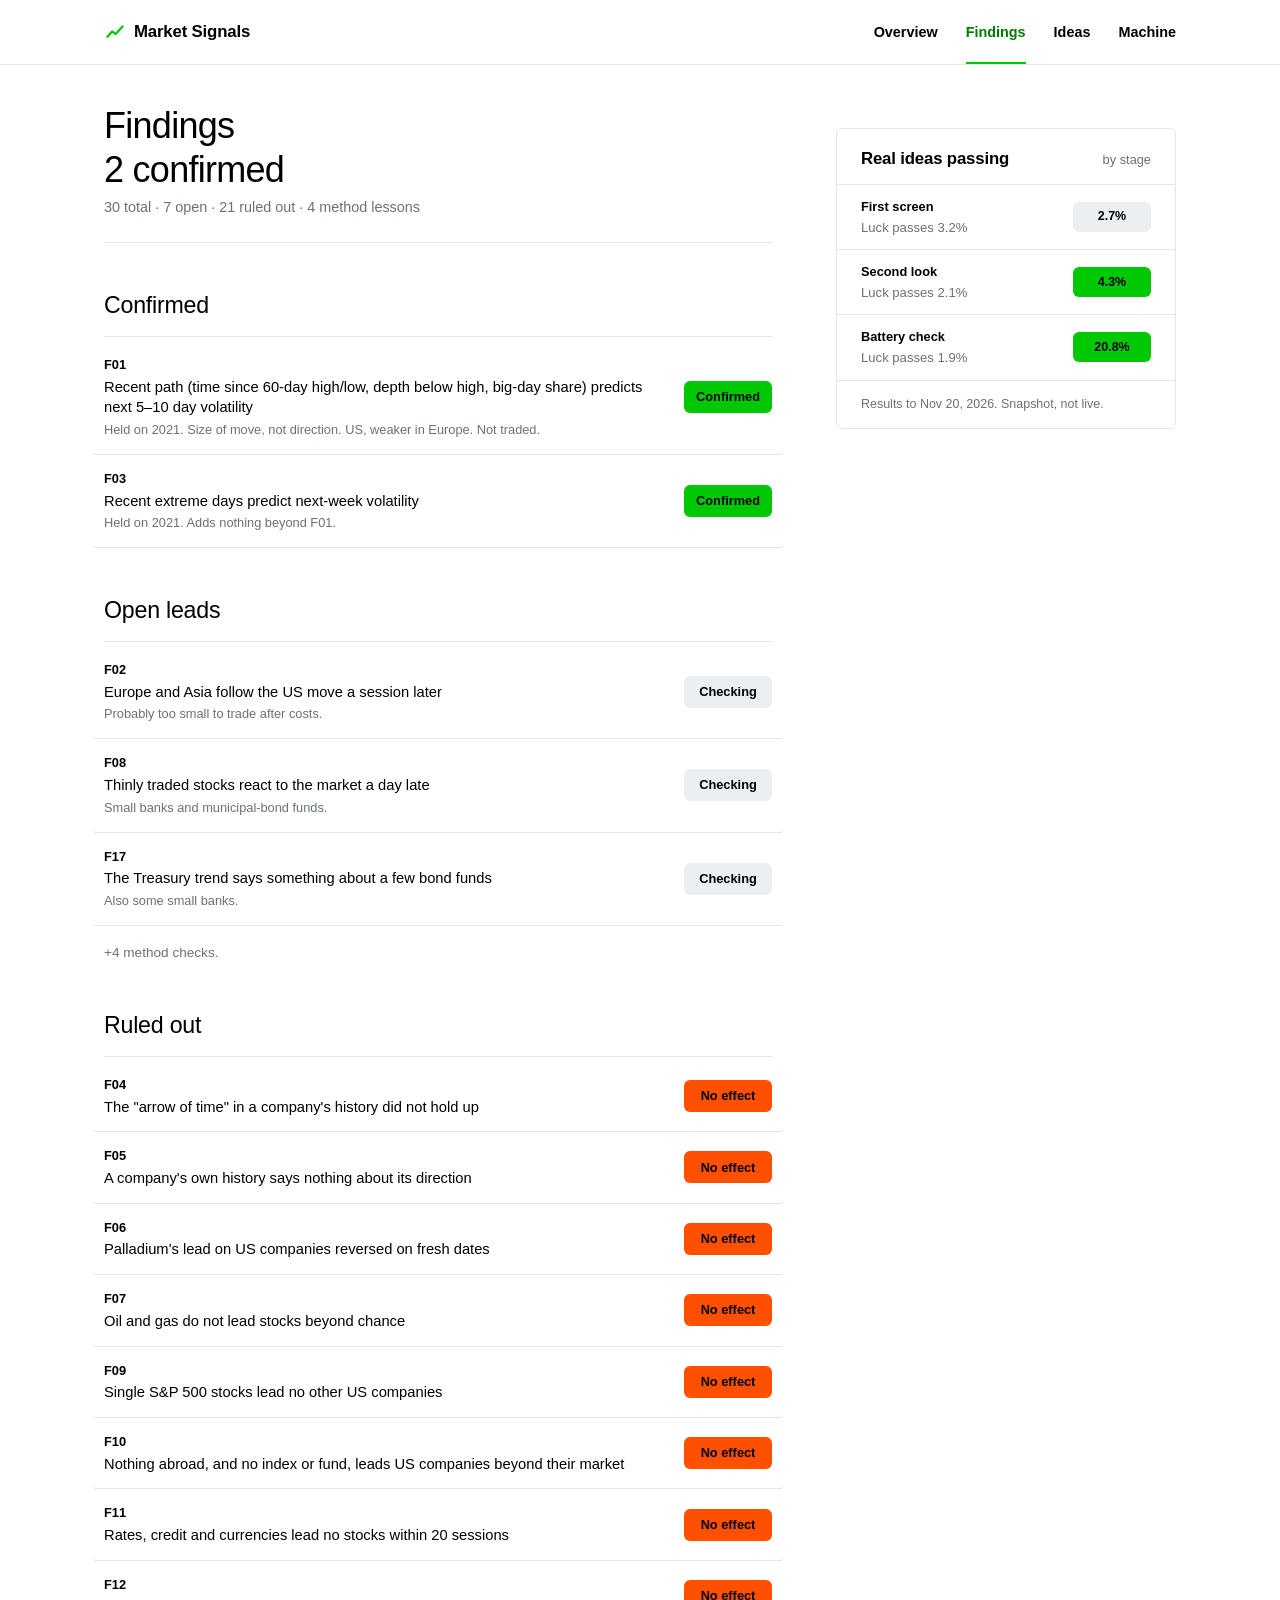
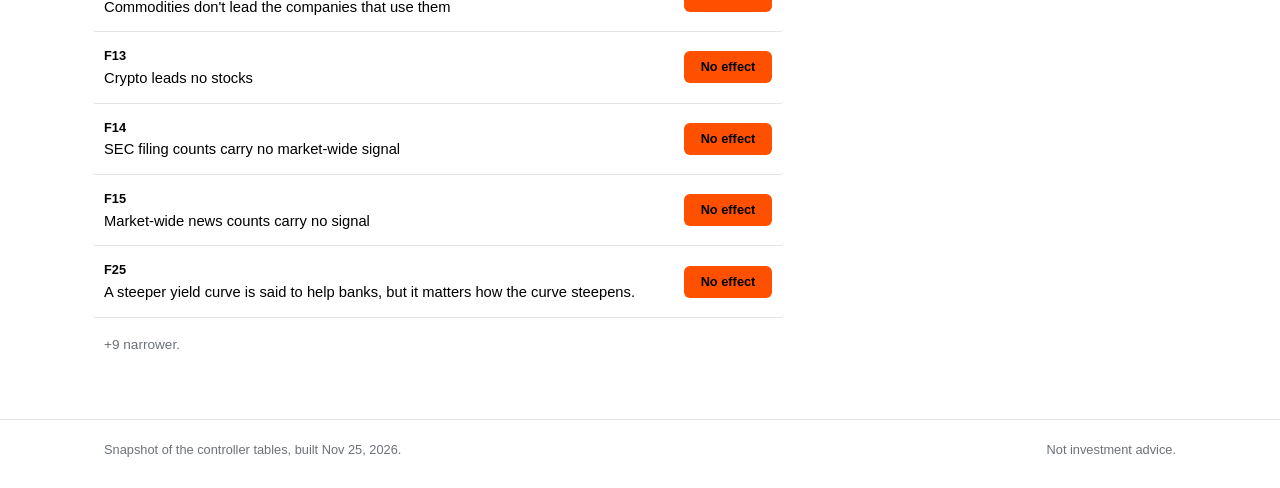
<file: findings.html>
<!doctype html>
<html lang="en">
<head>
<meta charset="utf-8">
<meta name="viewport" content="width=device-width, initial-scale=1">
<title>Findings · Market Signals</title>
<meta name="description" content="Confirmed findings, open leads and ruled-out ideas.">
<link rel="stylesheet" href="style.css">
<link rel="icon" href="data:image/svg+xml,%3Csvg xmlns='http://www.w3.org/2000/svg' viewBox='0 0 32 32'%3E%3Crect width='32' height='32' rx='7' fill='%2300c805'/%3E%3Cpath d='M6 22l6-7 5 4 9-10' stroke='black' stroke-width='3' fill='none' stroke-linecap='round' stroke-linejoin='round'/%3E%3C/svg%3E">
</head>
<body>
<header class="site">
  <div class="site-inner">
    <a class="brand" href="index.html"><svg viewBox="0 0 32 32" aria-hidden="true"><path d="M5 23l7-8 5 4 10-11" fill="none" stroke="currentColor" stroke-width="3.2" stroke-linecap="round" stroke-linejoin="round"/></svg>Market Signals</a>
    <nav class="tabs" aria-label="Sections"><div class="tabs-inner"><a href="index.html">Overview</a><a href="findings.html" aria-current="page">Findings</a><a href="ideas.html">Ideas</a><a href="machine.html">Machine</a></div></nav>
  </div>
</header>
<div class="wrap">
<main>

<section class="quote">
  <h1>Findings</h1>
  <div class="q-value">2 confirmed</div>
  <div class="q-change flat">30 total · 7 open · 21 ruled out · 4 method lessons</div>
</section>
<section>
  <h2>Confirmed</h2>
  <div class="list"><a class="wrow" href="#"><span class="w-main"><span class="w-id">F01</span><span class="w-title">Recent path (time since 60-day high/low, depth below high, big-day share) predicts next 5–10 day volatility</span><span class=w-note>Held on 2021. Size of move, not direction. US, weaker in Europe. Not traded.</span></span><span class="pill up">Confirmed</span></a><a class="wrow" href="#"><span class="w-main"><span class="w-id">F03</span><span class="w-title">Recent extreme days predict next-week volatility</span><span class=w-note>Held on 2021. Adds nothing beyond F01.</span></span><span class="pill up">Confirmed</span></a></div>
</section>
<section>
  <h2>Open leads</h2>
  <div class="list"><a class="wrow" href="#"><span class="w-main"><span class="w-id">F02</span><span class="w-title">Europe and Asia follow the US move a session later</span><span class=w-note>Probably too small to trade after costs.</span></span><span class="pill flat">Checking</span></a><a class="wrow" href="#"><span class="w-main"><span class="w-id">F08</span><span class="w-title">Thinly traded stocks react to the market a day late</span><span class=w-note>Small banks and municipal-bond funds.</span></span><span class="pill flat">Checking</span></a><a class="wrow" href="#"><span class="w-main"><span class="w-id">F17</span><span class="w-title">The Treasury trend says something about a few bond funds</span><span class=w-note>Also some small banks.</span></span><span class="pill flat">Checking</span></a></div>
  <p class="small">+4 method checks.</p>
</section>
<section>
  <h2>Ruled out</h2>
  <div class="list"><a class="wrow" href="#"><span class="w-main"><span class="w-id">F04</span><span class="w-title">The &quot;arrow of time&quot; in a company&#x27;s history did not hold up</span></span><span class="pill down">No effect</span></a><a class="wrow" href="#"><span class="w-main"><span class="w-id">F05</span><span class="w-title">A company&#x27;s own history says nothing about its direction</span></span><span class="pill down">No effect</span></a><a class="wrow" href="#"><span class="w-main"><span class="w-id">F06</span><span class="w-title">Palladium&#x27;s lead on US companies reversed on fresh dates</span></span><span class="pill down">No effect</span></a><a class="wrow" href="#"><span class="w-main"><span class="w-id">F07</span><span class="w-title">Oil and gas do not lead stocks beyond chance</span></span><span class="pill down">No effect</span></a><a class="wrow" href="#"><span class="w-main"><span class="w-id">F09</span><span class="w-title">Single S&amp;P 500 stocks lead no other US companies</span></span><span class="pill down">No effect</span></a><a class="wrow" href="#"><span class="w-main"><span class="w-id">F10</span><span class="w-title">Nothing abroad, and no index or fund, leads US companies beyond their market</span></span><span class="pill down">No effect</span></a><a class="wrow" href="#"><span class="w-main"><span class="w-id">F11</span><span class="w-title">Rates, credit and currencies lead no stocks within 20 sessions</span></span><span class="pill down">No effect</span></a><a class="wrow" href="#"><span class="w-main"><span class="w-id">F12</span><span class="w-title">Commodities don&#x27;t lead the companies that use them</span></span><span class="pill down">No effect</span></a><a class="wrow" href="#"><span class="w-main"><span class="w-id">F13</span><span class="w-title">Crypto leads no stocks</span></span><span class="pill down">No effect</span></a><a class="wrow" href="#"><span class="w-main"><span class="w-id">F14</span><span class="w-title">SEC filing counts carry no market-wide signal</span></span><span class="pill down">No effect</span></a><a class="wrow" href="#"><span class="w-main"><span class="w-id">F15</span><span class="w-title">Market-wide news counts carry no signal</span></span><span class="pill down">No effect</span></a><a class="wrow" href="#"><span class="w-main"><span class="w-id">F25</span><span class="w-title">A steeper yield curve is said to help banks, but it matters how the curve steepens.</span></span><span class="pill down">No effect</span></a></div>
  <p class="small">+9 narrower.</p>
</section>
</main>
<aside class="side"><div class="card"><div class="card-head"><h2>Real ideas passing</h2><span>by stage</span></div><div class="card-list"><a class="wrow" href="index.html#stages"><span class="w-main"><span class="w-id">First screen</span><span class="w-title">Luck passes 3.2%</span></span><span class="pill flat">2.7%</span></a><a class="wrow" href="index.html#stages"><span class="w-main"><span class="w-id">Second look</span><span class="w-title">Luck passes 2.1%</span></span><span class="pill up">4.3%</span></a><a class="wrow" href="index.html#stages"><span class="w-main"><span class="w-id">Battery check</span><span class="w-title">Luck passes 1.9%</span></span><span class="pill up">20.8%</span></a></div><p class="card-foot">Results to Nov 20, 2026. Snapshot, not live.</p></div></aside>
</div>
<footer class="site-foot"><div class="site-inner">
  <span>Snapshot of the controller tables, built Nov 25, 2026.</span>
  <span>Not investment advice.</span>
</div></footer>
<script>(function(){
var NF=new Intl.NumberFormat('en-US');
function fmt(v,k){return k==='pct'?Math.round(v*100)+'%':NF.format(Math.round(v));}
function chg(d,k){var s=d>0?'+':(d<0?'−':'');d=Math.abs(d);return s+(k==='pct'?Math.round(d*100)+' pts':NF.format(Math.round(d)));}
function lab(t,g){var o=g==='hour'?{month:'short',day:'numeric',hour:'numeric',timeZone:'America/New_York'}:{month:'short',day:'numeric',timeZone:'UTC'};return new Date(t*1000).toLocaleString('en-US',o)+(g==='hour'?' ET':'');}
var a=document.querySelector('.tabs a[aria-current]'),nv=document.querySelector('.tabs');if(a&&nv&&a.offsetLeft+a.offsetWidth>nv.clientWidth)nv.scrollLeft=a.offsetLeft-16;
document.querySelectorAll('.chart-block').forEach(function(b){
  var D=JSON.parse(b.querySelector('script[type="application/json"]').textContent);
  var box=b.querySelector('.chart'),svg=box.querySelector('svg'),line=svg.querySelector('.line'),base=svg.querySelector('.base');
  var dot=box.querySelector('.dot'),hair=box.querySelector('.hair'),tip=box.querySelector('.tip');
  var V=b.querySelector('[data-v]'),C=b.querySelector('[data-c]'),P=b.querySelector('[data-p]');
  var W=1000,H=200,PAD=10,S=null;
  function draw(days,label){
    var n=D.t.length,t1=D.t[n-1],t0=days?t1-days*86400:-Infinity,I=[];
    for(var i=0;i<n;i++)if(D.t[i]>=t0)I.push(i);
    var mn=Infinity,mx=-Infinity;I.forEach(function(i){mn=Math.min(mn,D.v[i]);mx=Math.max(mx,D.v[i]);});
    var a=D.t[I[0]],z=D.t[I[I.length-1]];
    var xs=I.map(function(i){return (D.t[i]-a)/((z-a)||1)*W;});
    var ys=I.map(function(i){return mx===mn?H/2:PAD+(1-(D.v[i]-mn)/(mx-mn))*(H-2*PAD);});
    line.setAttribute('d','M'+xs.map(function(x,j){return x.toFixed(1)+','+ys[j].toFixed(1);}).join(' L'));
    base.setAttribute('y1',ys[0].toFixed(1));base.setAttribute('y2',ys[0].toFixed(1));
    S={I:I,xs:xs,ys:ys,label:label};
    var d=D.v[I[I.length-1]]-D.v[I[0]];
    b.classList.toggle('up',d>=0);b.classList.toggle('down',d<0);
    show(I.length-1,label);
  }
  function show(j,label){
    var i=S.I[j];V.textContent=fmt(D.v[i],D.k);C.textContent=chg(D.v[i]-D.v[S.I[0]],D.k);P.textContent=label;
  }
  function move(ev){
    if(!S)return;var r=box.getBoundingClientRect(),x=(ev.clientX-r.left)/r.width*W,lo=0,hi=S.xs.length-1;
    while(hi-lo>1){var m=(lo+hi)>>1;if(S.xs[m]<x)lo=m;else hi=m;}
    var j=Math.abs(S.xs[lo]-x)<Math.abs(S.xs[hi]-x)?lo:hi,px=S.xs[j]/W*100,py=S.ys[j]/H*100;
    dot.hidden=hair.hidden=tip.hidden=false;
    dot.style.left=hair.style.left=tip.style.left=px+'%';dot.style.top=py+'%';
    tip.textContent=lab(D.t[S.I[j]],D.g);tip.classList.toggle('right',px>80);tip.classList.toggle('left',px<20);
    var d=D.v[S.I[j]]-D.v[S.I[0]];b.classList.toggle('up',d>=0);b.classList.toggle('down',d<0);
    show(j,lab(D.t[S.I[j]],D.g));
  }
  function leave(){dot.hidden=hair.hidden=tip.hidden=true;var d=D.v[S.I[S.I.length-1]]-D.v[S.I[0]];b.classList.toggle('up',d>=0);b.classList.toggle('down',d<0);show(S.I.length-1,S.label);}
  box.addEventListener('pointermove',move);box.addEventListener('pointerdown',move);
  box.addEventListener('pointerleave',leave);box.addEventListener('pointercancel',leave);box.addEventListener('pointerup',function(ev){if(ev.pointerType!=='mouse')leave();});
  var btns=b.querySelectorAll('[data-range]');
  btns.forEach(function(x){x.addEventListener('click',function(){btns.forEach(function(y){y.setAttribute('aria-pressed',y===x?'true':'false');});draw(+x.dataset.range,x.dataset.label);});});
  var on=b.querySelector('[data-range][aria-pressed="true"]');draw(on?+on.dataset.range:0,on?on.dataset.label:P.textContent);
});
})();</script>
</body>
</html>
</file>
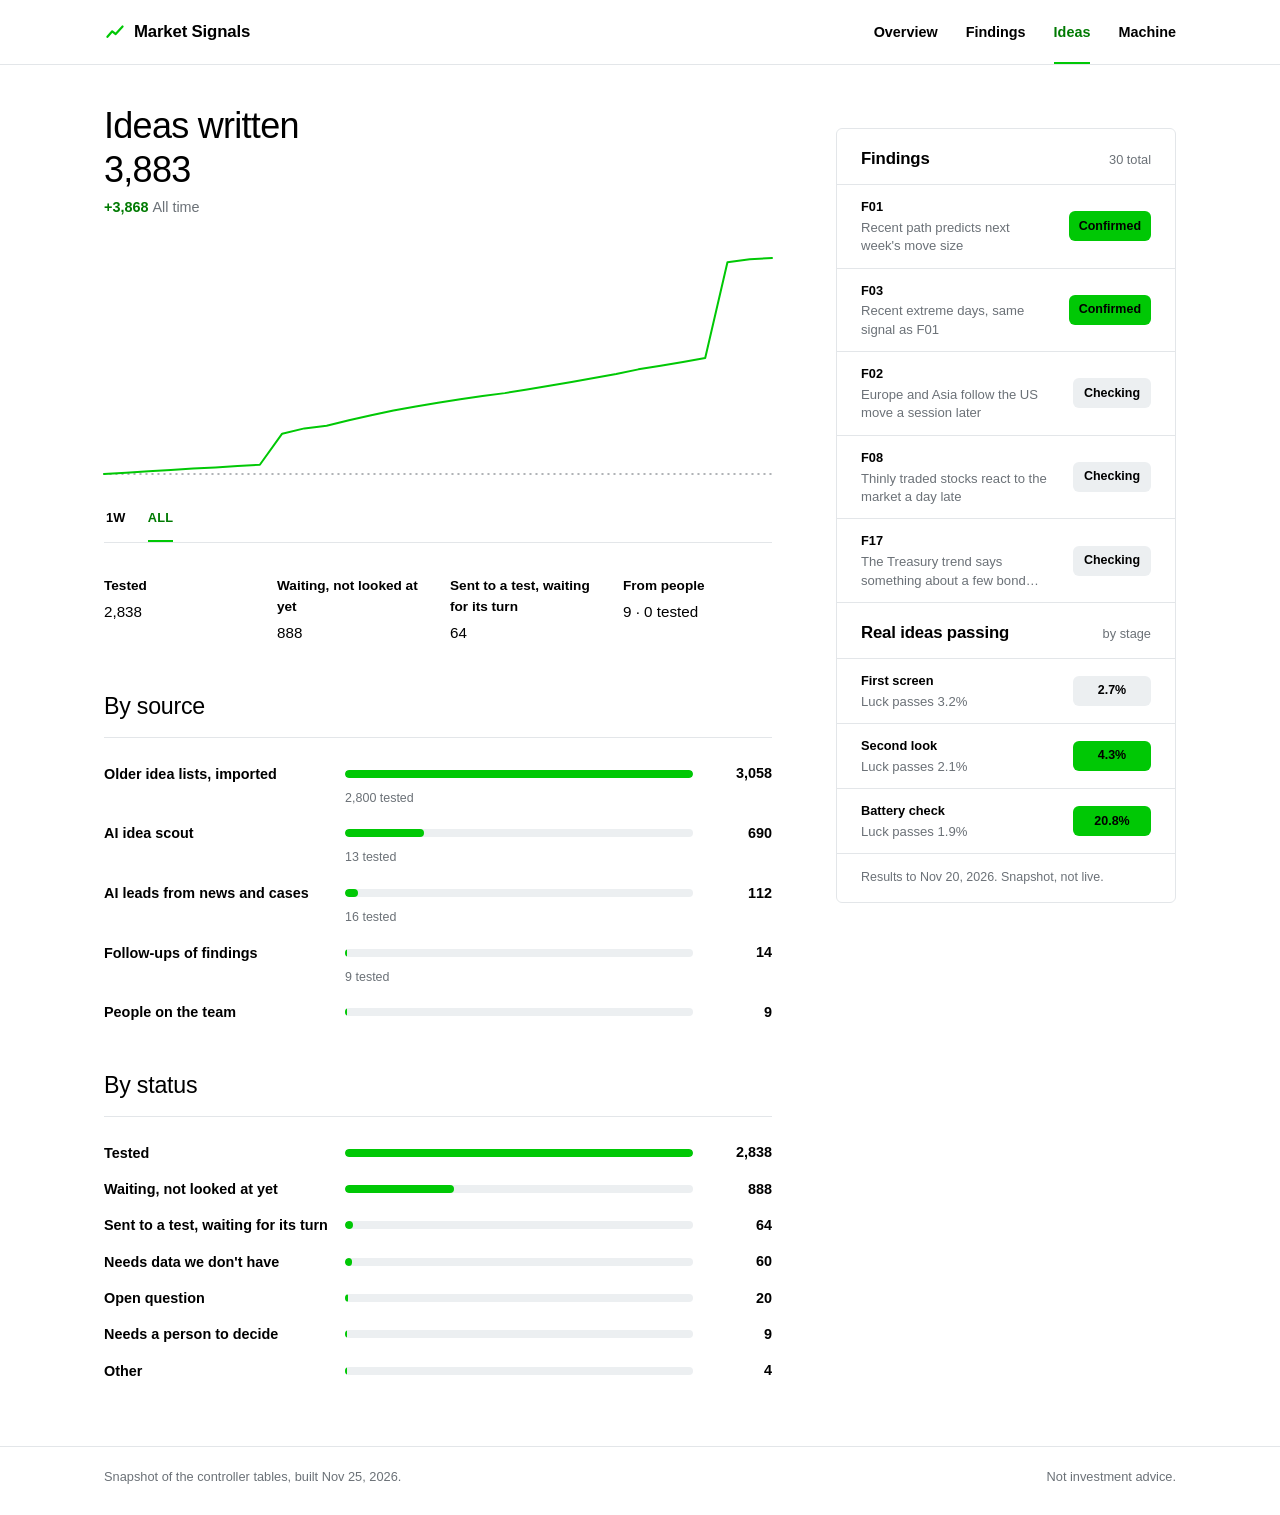
<file: ideas.html>
<!doctype html>
<html lang="en">
<head>
<meta charset="utf-8">
<meta name="viewport" content="width=device-width, initial-scale=1">
<title>Ideas · Market Signals</title>
<meta name="description" content="Ideas by source and status.">
<link rel="stylesheet" href="style.css">
<link rel="icon" href="data:image/svg+xml,%3Csvg xmlns='http://www.w3.org/2000/svg' viewBox='0 0 32 32'%3E%3Crect width='32' height='32' rx='7' fill='%2300c805'/%3E%3Cpath d='M6 22l6-7 5 4 9-10' stroke='black' stroke-width='3' fill='none' stroke-linecap='round' stroke-linejoin='round'/%3E%3C/svg%3E">
</head>
<body>
<header class="site">
  <div class="site-inner">
    <a class="brand" href="index.html"><svg viewBox="0 0 32 32" aria-hidden="true"><path d="M5 23l7-8 5 4 10-11" fill="none" stroke="currentColor" stroke-width="3.2" stroke-linecap="round" stroke-linejoin="round"/></svg>Market Signals</a>
    <nav class="tabs" aria-label="Sections"><div class="tabs-inner"><a href="index.html">Overview</a><a href="findings.html">Findings</a><a href="ideas.html" aria-current="page">Ideas</a><a href="machine.html">Machine</a></div></nav>
  </div>
</header>
<div class="wrap">
<main>

<section class="chart-block up big" id="c-ideas">
  <h1>Ideas written</h1>
  <div class="q-value" data-v>3,883</div>
  <div class="q-change"><span data-c>+3,868</span> <span class="q-period" data-p>All time</span></div>
  
  <div class="chart" role="img" aria-label="Ideas written, line chart, from 15 to 3,883">
    <svg viewBox="0 0 1000 200" preserveAspectRatio="none" aria-hidden="true"><line class="base" x1="0" x2="1000" y1="190.0" y2="190.0"/><path class="line" d="M0.0,190.0 L33.3,188.9 L66.7,187.8 L100.0,186.6 L133.3,185.5 L166.7,184.5 L200.0,183.4 L233.3,182.3 L266.7,156.4 L300.0,152.0 L333.3,149.8 L366.7,145.2 L400.0,141.0 L433.3,137.0 L466.7,133.8 L500.0,130.7 L533.3,127.7 L566.7,125.0 L600.0,122.6 L633.3,119.6 L666.7,116.5 L700.0,113.3 L733.3,110.0 L766.7,106.7 L800.0,102.8 L833.3,99.7 L866.7,96.6 L900.0,93.4 L933.3,13.5 L966.7,11.0 L1000.0,10.0"/></svg>
    <span class="hair" hidden></span><span class="tip" hidden></span><span class="dot" hidden></span>
  </div>
  <div class="ranges" role="group" aria-label="Time range"><button type="button" data-range="7" data-label="Past week" aria-pressed="false">1W</button><button type="button" data-range="0" data-label="All time" aria-pressed="true">ALL</button></div>
  <script type="application/json">{"t":[1791849600,1791936000,1792022400,1792108800,1792195200,1792281600,1792368000,1792454400,1792540800,1792627200,1792713600,1792800000,1792886400,1792972800,1793059200,1793145600,1793232000,1793318400,1793404800,1793491200,1793577600,1793664000,1793750400,1793836800,1793923200,1794009600,1794096000,1794182400,1794268800,1794355200,1794441600],"v":[15,39,63,87,111,134,156,180,738,832,879,978,1067,1153,1222,1290,1353,1411,1464,1527,1594,1663,1735,1804,1888,1956,2021,2090,3807,3861,3883],"k":"int","g":"day"}</script>
</section>
<dl class="stats"><div><dt>Tested</dt><dd>2,838</dd></div><div><dt>Waiting, not looked at yet</dt><dd>888</dd></div><div><dt>Sent to a test, waiting for its turn</dt><dd>64</dd></div><div><dt>From people</dt><dd>9 · 0 tested</dd></div></dl>
<section>
  <h2>By source</h2>
  <div class="bars up">
<div class="bar"><span class="bar-label">Older idea lists, imported</span><span class="bar-track"><span class="bar-fill" style="width:100.00%"></span></span><span class="bar-value">3,058</span><span class="bar-note">2,800 tested</span></div>
<div class="bar"><span class="bar-label">AI idea scout</span><span class="bar-track"><span class="bar-fill" style="width:22.56%"></span></span><span class="bar-value">690</span><span class="bar-note">13 tested</span></div>
<div class="bar"><span class="bar-label">AI leads from news and cases</span><span class="bar-track"><span class="bar-fill" style="width:3.66%"></span></span><span class="bar-value">112</span><span class="bar-note">16 tested</span></div>
<div class="bar"><span class="bar-label">Follow-ups of findings</span><span class="bar-track"><span class="bar-fill" style="width:0.60%"></span></span><span class="bar-value">14</span><span class="bar-note">9 tested</span></div>
<div class="bar"><span class="bar-label">People on the team</span><span class="bar-track"><span class="bar-fill" style="width:0.60%"></span></span><span class="bar-value">9</span></div>
</div>
</section>
<section>
  <h2>By status</h2>
  <div class="bars up">
<div class="bar"><span class="bar-label">Tested</span><span class="bar-track"><span class="bar-fill" style="width:100.00%"></span></span><span class="bar-value">2,838</span></div>
<div class="bar"><span class="bar-label">Waiting, not looked at yet</span><span class="bar-track"><span class="bar-fill" style="width:31.29%"></span></span><span class="bar-value">888</span></div>
<div class="bar"><span class="bar-label">Sent to a test, waiting for its turn</span><span class="bar-track"><span class="bar-fill" style="width:2.26%"></span></span><span class="bar-value">64</span></div>
<div class="bar"><span class="bar-label">Needs data we don&#x27;t have</span><span class="bar-track"><span class="bar-fill" style="width:2.11%"></span></span><span class="bar-value">60</span></div>
<div class="bar"><span class="bar-label">Open question</span><span class="bar-track"><span class="bar-fill" style="width:0.70%"></span></span><span class="bar-value">20</span></div>
<div class="bar"><span class="bar-label">Needs a person to decide</span><span class="bar-track"><span class="bar-fill" style="width:0.60%"></span></span><span class="bar-value">9</span></div>
<div class="bar"><span class="bar-label">Other</span><span class="bar-track"><span class="bar-fill" style="width:0.60%"></span></span><span class="bar-value">4</span></div>
</div>
</section>
</main>
<aside class="side"><div class="card"><div class="card-head"><h2>Findings</h2><span>30 total</span></div><div class="card-list"><a class="wrow" href="findings.html"><span class="w-main"><span class="w-id">F01</span><span class="w-title">Recent path predicts next week&#x27;s move size</span></span><span class="pill up">Confirmed</span></a><a class="wrow" href="findings.html"><span class="w-main"><span class="w-id">F03</span><span class="w-title">Recent extreme days, same signal as F01</span></span><span class="pill up">Confirmed</span></a><a class="wrow" href="findings.html"><span class="w-main"><span class="w-id">F02</span><span class="w-title">Europe and Asia follow the US move a session later</span></span><span class="pill flat">Checking</span></a><a class="wrow" href="findings.html"><span class="w-main"><span class="w-id">F08</span><span class="w-title">Thinly traded stocks react to the market a day late</span></span><span class="pill flat">Checking</span></a><a class="wrow" href="findings.html"><span class="w-main"><span class="w-id">F17</span><span class="w-title">The Treasury trend says something about a few bond funds</span></span><span class="pill flat">Checking</span></a></div><div class="card-head"><h2>Real ideas passing</h2><span>by stage</span></div><div class="card-list"><a class="wrow" href="index.html#stages"><span class="w-main"><span class="w-id">First screen</span><span class="w-title">Luck passes 3.2%</span></span><span class="pill flat">2.7%</span></a><a class="wrow" href="index.html#stages"><span class="w-main"><span class="w-id">Second look</span><span class="w-title">Luck passes 2.1%</span></span><span class="pill up">4.3%</span></a><a class="wrow" href="index.html#stages"><span class="w-main"><span class="w-id">Battery check</span><span class="w-title">Luck passes 1.9%</span></span><span class="pill up">20.8%</span></a></div><p class="card-foot">Results to Nov 20, 2026. Snapshot, not live.</p></div></aside>
</div>
<footer class="site-foot"><div class="site-inner">
  <span>Snapshot of the controller tables, built Nov 25, 2026.</span>
  <span>Not investment advice.</span>
</div></footer>
<script>(function(){
var NF=new Intl.NumberFormat('en-US');
function fmt(v,k){return k==='pct'?Math.round(v*100)+'%':NF.format(Math.round(v));}
function chg(d,k){var s=d>0?'+':(d<0?'−':'');d=Math.abs(d);return s+(k==='pct'?Math.round(d*100)+' pts':NF.format(Math.round(d)));}
function lab(t,g){var o=g==='hour'?{month:'short',day:'numeric',hour:'numeric',timeZone:'America/New_York'}:{month:'short',day:'numeric',timeZone:'UTC'};return new Date(t*1000).toLocaleString('en-US',o)+(g==='hour'?' ET':'');}
var a=document.querySelector('.tabs a[aria-current]'),nv=document.querySelector('.tabs');if(a&&nv&&a.offsetLeft+a.offsetWidth>nv.clientWidth)nv.scrollLeft=a.offsetLeft-16;
document.querySelectorAll('.chart-block').forEach(function(b){
  var D=JSON.parse(b.querySelector('script[type="application/json"]').textContent);
  var box=b.querySelector('.chart'),svg=box.querySelector('svg'),line=svg.querySelector('.line'),base=svg.querySelector('.base');
  var dot=box.querySelector('.dot'),hair=box.querySelector('.hair'),tip=box.querySelector('.tip');
  var V=b.querySelector('[data-v]'),C=b.querySelector('[data-c]'),P=b.querySelector('[data-p]');
  var W=1000,H=200,PAD=10,S=null;
  function draw(days,label){
    var n=D.t.length,t1=D.t[n-1],t0=days?t1-days*86400:-Infinity,I=[];
    for(var i=0;i<n;i++)if(D.t[i]>=t0)I.push(i);
    var mn=Infinity,mx=-Infinity;I.forEach(function(i){mn=Math.min(mn,D.v[i]);mx=Math.max(mx,D.v[i]);});
    var a=D.t[I[0]],z=D.t[I[I.length-1]];
    var xs=I.map(function(i){return (D.t[i]-a)/((z-a)||1)*W;});
    var ys=I.map(function(i){return mx===mn?H/2:PAD+(1-(D.v[i]-mn)/(mx-mn))*(H-2*PAD);});
    line.setAttribute('d','M'+xs.map(function(x,j){return x.toFixed(1)+','+ys[j].toFixed(1);}).join(' L'));
    base.setAttribute('y1',ys[0].toFixed(1));base.setAttribute('y2',ys[0].toFixed(1));
    S={I:I,xs:xs,ys:ys,label:label};
    var d=D.v[I[I.length-1]]-D.v[I[0]];
    b.classList.toggle('up',d>=0);b.classList.toggle('down',d<0);
    show(I.length-1,label);
  }
  function show(j,label){
    var i=S.I[j];V.textContent=fmt(D.v[i],D.k);C.textContent=chg(D.v[i]-D.v[S.I[0]],D.k);P.textContent=label;
  }
  function move(ev){
    if(!S)return;var r=box.getBoundingClientRect(),x=(ev.clientX-r.left)/r.width*W,lo=0,hi=S.xs.length-1;
    while(hi-lo>1){var m=(lo+hi)>>1;if(S.xs[m]<x)lo=m;else hi=m;}
    var j=Math.abs(S.xs[lo]-x)<Math.abs(S.xs[hi]-x)?lo:hi,px=S.xs[j]/W*100,py=S.ys[j]/H*100;
    dot.hidden=hair.hidden=tip.hidden=false;
    dot.style.left=hair.style.left=tip.style.left=px+'%';dot.style.top=py+'%';
    tip.textContent=lab(D.t[S.I[j]],D.g);tip.classList.toggle('right',px>80);tip.classList.toggle('left',px<20);
    var d=D.v[S.I[j]]-D.v[S.I[0]];b.classList.toggle('up',d>=0);b.classList.toggle('down',d<0);
    show(j,lab(D.t[S.I[j]],D.g));
  }
  function leave(){dot.hidden=hair.hidden=tip.hidden=true;var d=D.v[S.I[S.I.length-1]]-D.v[S.I[0]];b.classList.toggle('up',d>=0);b.classList.toggle('down',d<0);show(S.I.length-1,S.label);}
  box.addEventListener('pointermove',move);box.addEventListener('pointerdown',move);
  box.addEventListener('pointerleave',leave);box.addEventListener('pointercancel',leave);box.addEventListener('pointerup',function(ev){if(ev.pointerType!=='mouse')leave();});
  var btns=b.querySelectorAll('[data-range]');
  btns.forEach(function(x){x.addEventListener('click',function(){btns.forEach(function(y){y.setAttribute('aria-pressed',y===x?'true':'false');});draw(+x.dataset.range,x.dataset.label);});});
  var on=b.querySelector('[data-range][aria-pressed="true"]');draw(on?+on.dataset.range:0,on?on.dataset.label:P.textContent);
});
})();</script>
</body>
</html>
</file>
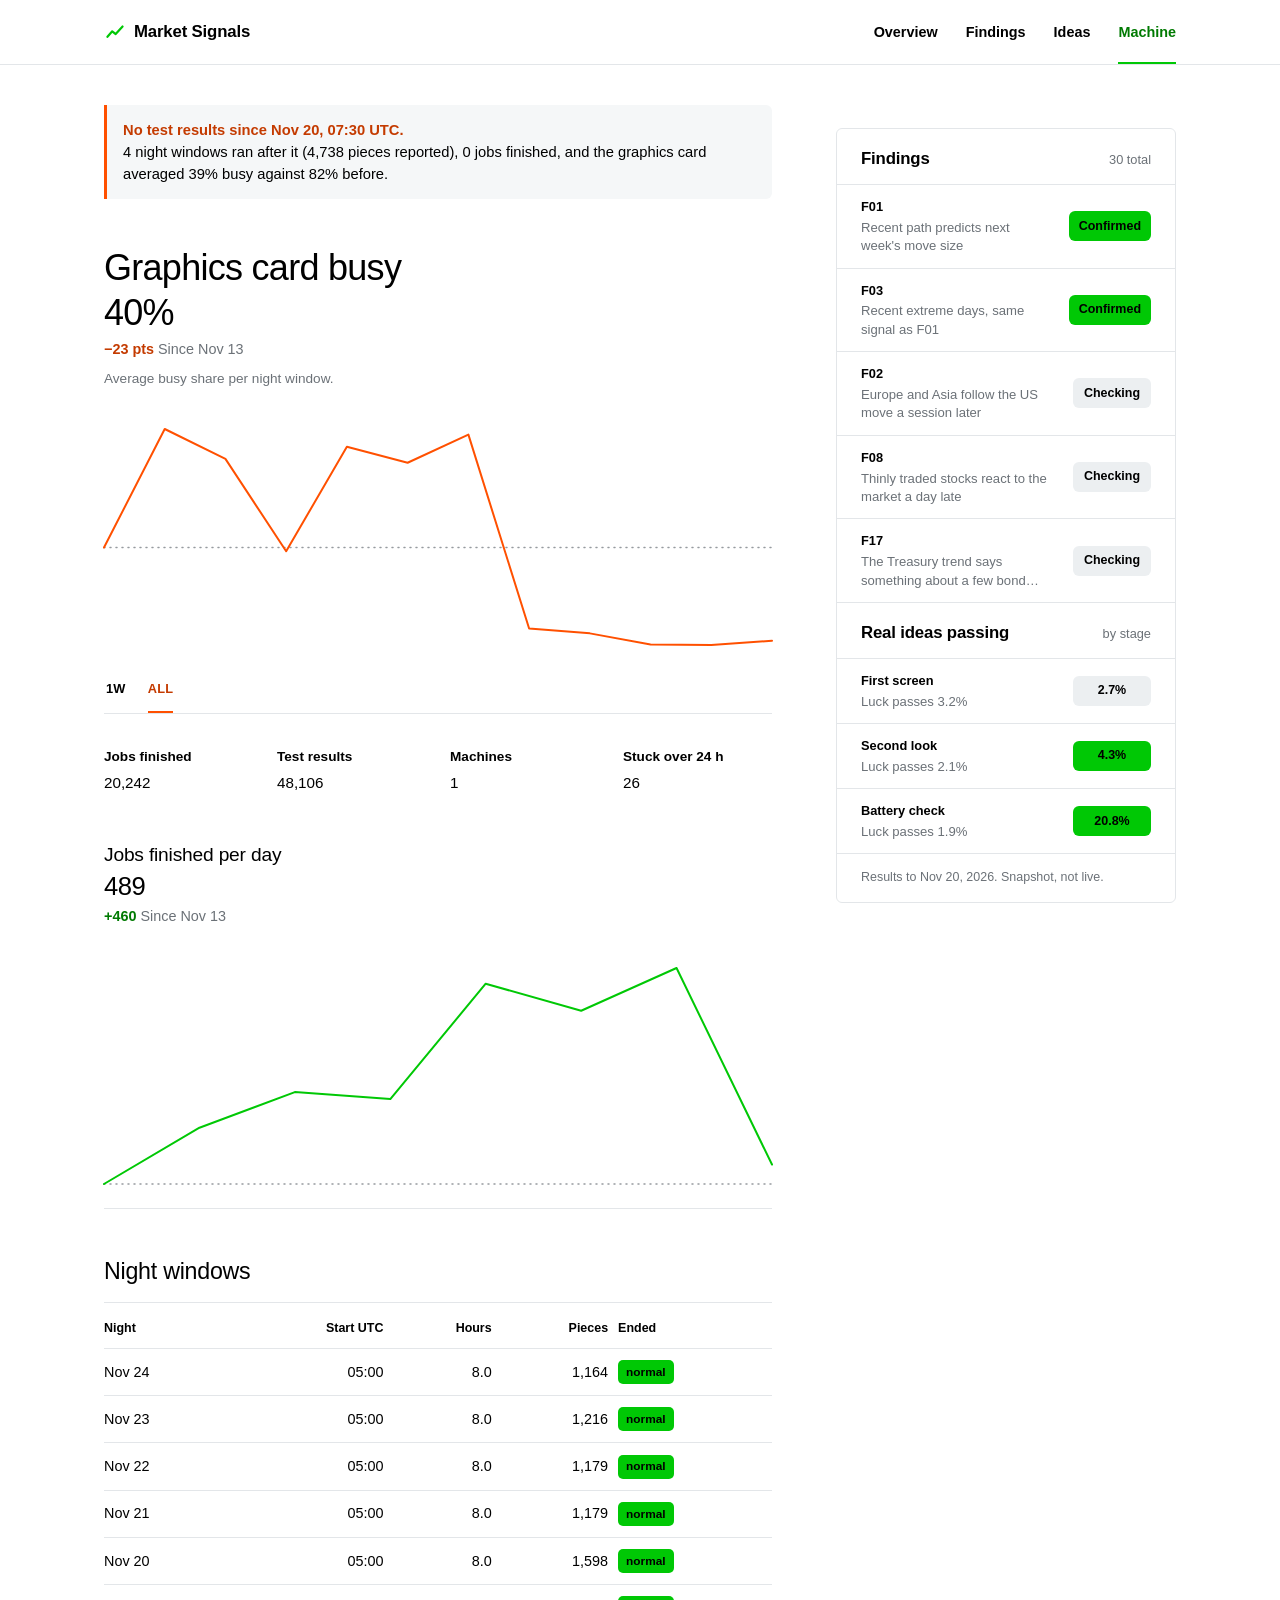
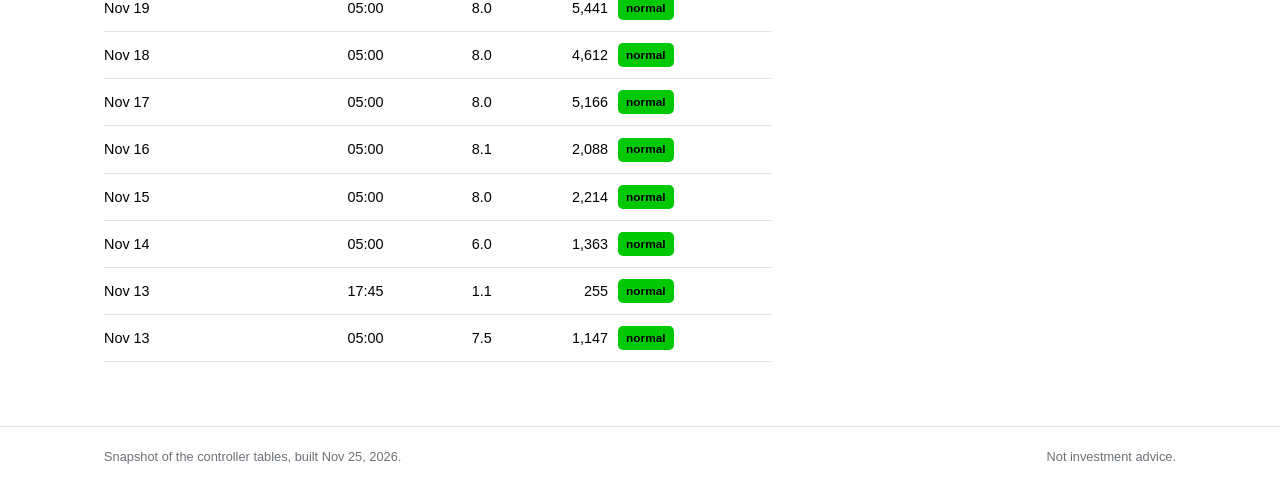
<file: machine.html>
<!doctype html>
<html lang="en">
<head>
<meta charset="utf-8">
<meta name="viewport" content="width=device-width, initial-scale=1">
<title>The machine · Market Signals</title>
<meta name="description" content="GPU use, jobs and night windows.">
<link rel="stylesheet" href="style.css">
<link rel="icon" href="data:image/svg+xml,%3Csvg xmlns='http://www.w3.org/2000/svg' viewBox='0 0 32 32'%3E%3Crect width='32' height='32' rx='7' fill='%2300c805'/%3E%3Cpath d='M6 22l6-7 5 4 9-10' stroke='black' stroke-width='3' fill='none' stroke-linecap='round' stroke-linejoin='round'/%3E%3C/svg%3E">
</head>
<body>
<header class="site">
  <div class="site-inner">
    <a class="brand" href="index.html"><svg viewBox="0 0 32 32" aria-hidden="true"><path d="M5 23l7-8 5 4 10-11" fill="none" stroke="currentColor" stroke-width="3.2" stroke-linecap="round" stroke-linejoin="round"/></svg>Market Signals</a>
    <nav class="tabs" aria-label="Sections"><div class="tabs-inner"><a href="index.html">Overview</a><a href="findings.html">Findings</a><a href="ideas.html">Ideas</a><a href="machine.html" aria-current="page">Machine</a></div></nav>
  </div>
</header>
<div class="wrap">
<main>

<div class="alert" role="alert"><strong>No test results since Nov 20, 07:30 UTC.</strong>
  4 night windows ran after it (4,738 pieces reported), 0 jobs finished, and the graphics card averaged 39% busy against 82% before.</div>
<section class="chart-block down big" id="c-gpu">
  <h1>Graphics card busy</h1>
  <div class="q-value" data-v>40%</div>
  <div class="q-change"><span data-c>−23 pts</span> <span class="q-period" data-p>Since Nov 13</span></div>
  <p class="q-sub">Average busy share per night window.</p>
  <div class="chart" role="img" aria-label="Graphics card busy, line chart, from 63% to 40%">
    <svg viewBox="0 0 1000 200" preserveAspectRatio="none" aria-hidden="true"><line class="base" x1="0" x2="1000" y1="108.8" y2="108.8"/><path class="line" d="M0.0,108.8 L90.9,10.0 L181.8,34.9 L272.7,111.9 L363.6,24.8 L454.5,38.1 L545.5,14.7 L636.4,176.3 L727.3,180.3 L818.2,189.5 L909.1,190.0 L1000.0,186.4"/></svg>
    <span class="hair" hidden></span><span class="tip" hidden></span><span class="dot" hidden></span>
  </div>
  <div class="ranges" role="group" aria-label="Time range"><button type="button" data-range="7" data-label="Past week" aria-pressed="false">1W</button><button type="button" data-range="0" data-label="Since Nov 13" aria-pressed="true">ALL</button></div>
  <script type="application/json">{"t":[1794528000,1794614400,1794700800,1794787200,1794873600,1794960000,1795046400,1795132800,1795219200,1795305600,1795392000,1795478400],"v":[0.6325000000000001,0.9299999999999998,0.8551249999999999,0.6231612903225807,0.8855937500000001,0.8454999999999997,0.9157187499999999,0.42959375000000005,0.4173870967741935,0.3898124999999999,0.38825000000000004,0.3990967741935484],"k":"pct","g":"day"}</script>
</section>
<dl class="stats"><div><dt>Jobs finished</dt><dd>20,242</dd></div><div><dt>Test results</dt><dd>48,106</dd></div><div><dt>Machines</dt><dd>1</dd></div><div><dt>Stuck over 24 h</dt><dd>26</dd></div></dl>
<section class="chart-block up" id="c-jobs">
  <h2 class="chart-title">Jobs finished per day</h2>
  <div class="q-value" data-v>489</div>
  <div class="q-change"><span data-c>+460</span> <span class="q-period" data-p>Since Nov 13</span></div>
  
  <div class="chart" role="img" aria-label="Jobs finished per day, line chart, from 29 to 489">
    <svg viewBox="0 0 1000 200" preserveAspectRatio="none" aria-hidden="true"><line class="base" x1="0" x2="1000" y1="190.0" y2="190.0"/><path class="line" d="M0.0,190.0 L142.9,143.1 L285.7,113.4 L428.6,119.2 L571.4,23.1 L714.3,45.6 L857.1,10.0 L1000.0,173.8"/></svg>
    <span class="hair" hidden></span><span class="tip" hidden></span><span class="dot" hidden></span>
  </div>
  <div class="ranges"></div>
  <script type="application/json">{"t":[1794528000,1794614400,1794700800,1794787200,1794873600,1794960000,1795046400,1795132800],"v":[29,1362,2205,2041,4769,4131,5141,489],"k":"int","g":"day"}</script>
</section>
<section id="windows">
  <h2>Night windows</h2>
  <div class="tbl-wrap"><table class="tbl"><thead><tr><th>Night</th><th class=num>Start UTC</th><th class=num>Hours</th><th class=num>Pieces</th><th>Ended</th></tr></thead><tbody><tr><td>Nov 24</td><td class=num>05:00</td><td class=num>8.0</td><td class=num>1,164</td><td><span class="pill up sm">normal</span></td></tr><tr><td>Nov 23</td><td class=num>05:00</td><td class=num>8.0</td><td class=num>1,216</td><td><span class="pill up sm">normal</span></td></tr><tr><td>Nov 22</td><td class=num>05:00</td><td class=num>8.0</td><td class=num>1,179</td><td><span class="pill up sm">normal</span></td></tr><tr><td>Nov 21</td><td class=num>05:00</td><td class=num>8.0</td><td class=num>1,179</td><td><span class="pill up sm">normal</span></td></tr><tr><td>Nov 20</td><td class=num>05:00</td><td class=num>8.0</td><td class=num>1,598</td><td><span class="pill up sm">normal</span></td></tr><tr><td>Nov 19</td><td class=num>05:00</td><td class=num>8.0</td><td class=num>5,441</td><td><span class="pill up sm">normal</span></td></tr><tr><td>Nov 18</td><td class=num>05:00</td><td class=num>8.0</td><td class=num>4,612</td><td><span class="pill up sm">normal</span></td></tr><tr><td>Nov 17</td><td class=num>05:00</td><td class=num>8.0</td><td class=num>5,166</td><td><span class="pill up sm">normal</span></td></tr><tr><td>Nov 16</td><td class=num>05:00</td><td class=num>8.1</td><td class=num>2,088</td><td><span class="pill up sm">normal</span></td></tr><tr><td>Nov 15</td><td class=num>05:00</td><td class=num>8.0</td><td class=num>2,214</td><td><span class="pill up sm">normal</span></td></tr><tr><td>Nov 14</td><td class=num>05:00</td><td class=num>6.0</td><td class=num>1,363</td><td><span class="pill up sm">normal</span></td></tr><tr><td>Nov 13</td><td class=num>17:45</td><td class=num>1.1</td><td class=num>255</td><td><span class="pill up sm">normal</span></td></tr><tr><td>Nov 13</td><td class=num>05:00</td><td class=num>7.5</td><td class=num>1,147</td><td><span class="pill up sm">normal</span></td></tr></tbody></table></div>
</section>
</main>
<aside class="side"><div class="card"><div class="card-head"><h2>Findings</h2><span>30 total</span></div><div class="card-list"><a class="wrow" href="findings.html"><span class="w-main"><span class="w-id">F01</span><span class="w-title">Recent path predicts next week&#x27;s move size</span></span><span class="pill up">Confirmed</span></a><a class="wrow" href="findings.html"><span class="w-main"><span class="w-id">F03</span><span class="w-title">Recent extreme days, same signal as F01</span></span><span class="pill up">Confirmed</span></a><a class="wrow" href="findings.html"><span class="w-main"><span class="w-id">F02</span><span class="w-title">Europe and Asia follow the US move a session later</span></span><span class="pill flat">Checking</span></a><a class="wrow" href="findings.html"><span class="w-main"><span class="w-id">F08</span><span class="w-title">Thinly traded stocks react to the market a day late</span></span><span class="pill flat">Checking</span></a><a class="wrow" href="findings.html"><span class="w-main"><span class="w-id">F17</span><span class="w-title">The Treasury trend says something about a few bond funds</span></span><span class="pill flat">Checking</span></a></div><div class="card-head"><h2>Real ideas passing</h2><span>by stage</span></div><div class="card-list"><a class="wrow" href="index.html#stages"><span class="w-main"><span class="w-id">First screen</span><span class="w-title">Luck passes 3.2%</span></span><span class="pill flat">2.7%</span></a><a class="wrow" href="index.html#stages"><span class="w-main"><span class="w-id">Second look</span><span class="w-title">Luck passes 2.1%</span></span><span class="pill up">4.3%</span></a><a class="wrow" href="index.html#stages"><span class="w-main"><span class="w-id">Battery check</span><span class="w-title">Luck passes 1.9%</span></span><span class="pill up">20.8%</span></a></div><p class="card-foot">Results to Nov 20, 2026. Snapshot, not live.</p></div></aside>
</div>
<footer class="site-foot"><div class="site-inner">
  <span>Snapshot of the controller tables, built Nov 25, 2026.</span>
  <span>Not investment advice.</span>
</div></footer>
<script>(function(){
var NF=new Intl.NumberFormat('en-US');
function fmt(v,k){return k==='pct'?Math.round(v*100)+'%':NF.format(Math.round(v));}
function chg(d,k){var s=d>0?'+':(d<0?'−':'');d=Math.abs(d);return s+(k==='pct'?Math.round(d*100)+' pts':NF.format(Math.round(d)));}
function lab(t,g){var o=g==='hour'?{month:'short',day:'numeric',hour:'numeric',timeZone:'America/New_York'}:{month:'short',day:'numeric',timeZone:'UTC'};return new Date(t*1000).toLocaleString('en-US',o)+(g==='hour'?' ET':'');}
var a=document.querySelector('.tabs a[aria-current]'),nv=document.querySelector('.tabs');if(a&&nv&&a.offsetLeft+a.offsetWidth>nv.clientWidth)nv.scrollLeft=a.offsetLeft-16;
document.querySelectorAll('.chart-block').forEach(function(b){
  var D=JSON.parse(b.querySelector('script[type="application/json"]').textContent);
  var box=b.querySelector('.chart'),svg=box.querySelector('svg'),line=svg.querySelector('.line'),base=svg.querySelector('.base');
  var dot=box.querySelector('.dot'),hair=box.querySelector('.hair'),tip=box.querySelector('.tip');
  var V=b.querySelector('[data-v]'),C=b.querySelector('[data-c]'),P=b.querySelector('[data-p]');
  var W=1000,H=200,PAD=10,S=null;
  function draw(days,label){
    var n=D.t.length,t1=D.t[n-1],t0=days?t1-days*86400:-Infinity,I=[];
    for(var i=0;i<n;i++)if(D.t[i]>=t0)I.push(i);
    var mn=Infinity,mx=-Infinity;I.forEach(function(i){mn=Math.min(mn,D.v[i]);mx=Math.max(mx,D.v[i]);});
    var a=D.t[I[0]],z=D.t[I[I.length-1]];
    var xs=I.map(function(i){return (D.t[i]-a)/((z-a)||1)*W;});
    var ys=I.map(function(i){return mx===mn?H/2:PAD+(1-(D.v[i]-mn)/(mx-mn))*(H-2*PAD);});
    line.setAttribute('d','M'+xs.map(function(x,j){return x.toFixed(1)+','+ys[j].toFixed(1);}).join(' L'));
    base.setAttribute('y1',ys[0].toFixed(1));base.setAttribute('y2',ys[0].toFixed(1));
    S={I:I,xs:xs,ys:ys,label:label};
    var d=D.v[I[I.length-1]]-D.v[I[0]];
    b.classList.toggle('up',d>=0);b.classList.toggle('down',d<0);
    show(I.length-1,label);
  }
  function show(j,label){
    var i=S.I[j];V.textContent=fmt(D.v[i],D.k);C.textContent=chg(D.v[i]-D.v[S.I[0]],D.k);P.textContent=label;
  }
  function move(ev){
    if(!S)return;var r=box.getBoundingClientRect(),x=(ev.clientX-r.left)/r.width*W,lo=0,hi=S.xs.length-1;
    while(hi-lo>1){var m=(lo+hi)>>1;if(S.xs[m]<x)lo=m;else hi=m;}
    var j=Math.abs(S.xs[lo]-x)<Math.abs(S.xs[hi]-x)?lo:hi,px=S.xs[j]/W*100,py=S.ys[j]/H*100;
    dot.hidden=hair.hidden=tip.hidden=false;
    dot.style.left=hair.style.left=tip.style.left=px+'%';dot.style.top=py+'%';
    tip.textContent=lab(D.t[S.I[j]],D.g);tip.classList.toggle('right',px>80);tip.classList.toggle('left',px<20);
    var d=D.v[S.I[j]]-D.v[S.I[0]];b.classList.toggle('up',d>=0);b.classList.toggle('down',d<0);
    show(j,lab(D.t[S.I[j]],D.g));
  }
  function leave(){dot.hidden=hair.hidden=tip.hidden=true;var d=D.v[S.I[S.I.length-1]]-D.v[S.I[0]];b.classList.toggle('up',d>=0);b.classList.toggle('down',d<0);show(S.I.length-1,S.label);}
  box.addEventListener('pointermove',move);box.addEventListener('pointerdown',move);
  box.addEventListener('pointerleave',leave);box.addEventListener('pointercancel',leave);box.addEventListener('pointerup',function(ev){if(ev.pointerType!=='mouse')leave();});
  var btns=b.querySelectorAll('[data-range]');
  btns.forEach(function(x){x.addEventListener('click',function(){btns.forEach(function(y){y.setAttribute('aria-pressed',y===x?'true':'false');});draw(+x.dataset.range,x.dataset.label);});});
  var on=b.querySelector('[data-range][aria-pressed="true"]');draw(on?+on.dataset.range:0,on?on.dataset.label:P.textContent);
});
})();</script>
</body>
</html>
</file>
<file: style.css>
:root { --bg:#ffffff; --ink:#000000; --muted:#6b7177; --rule:#e3e6e9; --hover:#f5f7f8; --track:#eceff1; --green:#00c805; --green-ink:#007a02; --red:#ff5000; --red-ink:#c43b00; --luck:#b9bfc4; color-scheme:light; --accent:var(--green); --accent-ink:var(--green-ink); }
@media (prefers-color-scheme: dark) { :root:not([data-theme="light"]) { --bg:#000000; --ink:#ffffff; --muted:#9aa1a7; --rule:#23272b; --hover:#0f1213; --track:#1e2226; --green:#00c805; --green-ink:#00c805; --red:#ff5000; --red-ink:#ff5000; --luck:#4a5056; color-scheme:dark; } }
:root[data-theme="dark"] { --bg:#000000; --ink:#ffffff; --muted:#9aa1a7; --rule:#23272b; --hover:#0f1213; --track:#1e2226; --green:#00c805; --green-ink:#00c805; --red:#ff5000; --red-ink:#ff5000; --luck:#4a5056; color-scheme:dark; }
* { box-sizing: border-box; }
html { -webkit-text-size-adjust: 100%; }
body { margin: 0; background: var(--bg); color: var(--ink); font: 16px/1.55 -apple-system, BlinkMacSystemFont, "Helvetica Neue", "Segoe UI", Roboto, Arial, sans-serif; -webkit-font-smoothing: antialiased; }
a { color: var(--accent-ink); }
:focus-visible { outline: 2px solid var(--accent); outline-offset: 2px; border-radius: 3px; }
b, .q-value, dd, .bar-value, .pill { font-variant-numeric: tabular-nums; }

header.site { position: sticky; top: 0; z-index: 10; background: var(--bg); border-bottom: 1px solid var(--rule); }
.site-inner { max-width: 1120px; margin: 0 auto; padding: 0 24px; }
header .site-inner { display: flex; align-items: center; justify-content: space-between; gap: 24px; height: 64px; }
.brand { display: flex; align-items: center; gap: 8px; color: var(--ink); text-decoration: none; font-weight: 700; font-size: 1.05rem; letter-spacing: -0.01em; white-space: nowrap; }
.brand svg { width: 22px; height: 22px; color: var(--green); }
.tabs { overflow-x: auto; scrollbar-width: none; }
.tabs::-webkit-scrollbar { display: none; }
.tabs-inner { display: flex; gap: 28px; }
.tabs a { flex: none; padding: 21px 0 19px; color: var(--ink); text-decoration: none; font-size: 0.9rem; font-weight: 600; white-space: nowrap; border-bottom: 2px solid transparent; }
.tabs a:hover { color: var(--green-ink); }
.tabs a[aria-current="page"] { color: var(--green-ink); border-bottom-color: var(--green); }

.wrap { max-width: 1120px; margin: 0 auto; padding: 0 24px; display: grid; grid-template-columns: minmax(0, 1fr) 340px; gap: 64px; align-items: start; }
main { padding: 40px 0 64px; min-width: 0; }
h1 { font-weight: 500; font-size: 2.25rem; line-height: 1.15; letter-spacing: -0.02em; margin: 0; }
h2 { font-weight: 500; font-size: 1.45rem; line-height: 1.25; letter-spacing: -0.01em; margin: 0 0 4px; padding-bottom: 16px; border-bottom: 1px solid var(--rule); }
h3 { font-size: 1rem; font-weight: 600; line-height: 1.35; margin: 0; }
p { margin: 16px 0 0; text-wrap: pretty; }
section { margin-top: 48px; }
main > section:first-child { margin-top: 0; }
.small { color: var(--muted); font-size: 0.85rem; }

.up { --accent: var(--green); --accent-ink: var(--green-ink); }
.down { --accent: var(--red); --accent-ink: var(--red-ink); }
.q-value { font-size: 2.25rem; font-weight: 400; line-height: 1.2; letter-spacing: -0.02em; margin-top: 2px; }
.q-value .vs { font-size: 1.1rem; color: var(--muted); letter-spacing: 0; margin: 0 4px; }
.q-change { font-size: 0.9rem; font-weight: 600; color: var(--accent-ink); margin-top: 4px; }
.q-change.flat { color: var(--muted); font-weight: 500; }
.q-period { color: var(--muted); font-weight: 500; }
.q-sub { color: var(--muted); font-size: 0.85rem; margin-top: 8px; max-width: 46em; }
.chart-title { border: 0; padding: 0; font-size: 1.2rem; }
.chart-block:not(.big) .q-value { font-size: 1.6rem; }
.chart { position: relative; height: 240px; margin: 28px 0 0; touch-action: pan-y; cursor: crosshair; }
.chart svg { display: block; width: 100%; height: 100%; overflow: visible; }
.chart .line { fill: none; stroke: var(--accent); stroke-width: 2; stroke-linejoin: round; stroke-linecap: round; vector-effect: non-scaling-stroke; }
.chart .base { stroke: var(--muted); stroke-width: 1.5; stroke-dasharray: 1 5; stroke-linecap: round; vector-effect: non-scaling-stroke; opacity: .7; }
.dot { position: absolute; width: 12px; height: 12px; border-radius: 50%; background: var(--accent); border: 2px solid var(--bg); transform: translate(-50%, -50%); pointer-events: none; }
.hair { position: absolute; top: 0; bottom: 0; width: 1px; background: var(--rule); pointer-events: none; }
.tip { position: absolute; top: -22px; transform: translateX(-50%); font-size: 0.75rem; color: var(--muted); white-space: nowrap; pointer-events: none; }
.tip.right { transform: translateX(-100%); }
.tip.left { transform: none; }
.ranges { display: flex; gap: 22px; border-bottom: 1px solid var(--rule); padding: 0 0 0 2px; margin-top: 12px; min-height: 1px; }
.ranges button { appearance: none; background: none; border: 0; border-bottom: 2px solid transparent; padding: 10px 0 12px; font: inherit; font-size: 0.8rem; font-weight: 700; color: var(--ink); cursor: pointer; letter-spacing: .02em; }
.ranges button:hover { color: var(--accent-ink); }
.ranges button[aria-pressed="true"] { color: var(--accent-ink); border-bottom-color: var(--accent); }
.quote { padding-bottom: 24px; border-bottom: 1px solid var(--rule); }

.stats { display: grid; grid-template-columns: repeat(4, 1fr); gap: 24px 24px; margin: 32px 0 0; }
.stats div { min-width: 0; }
.stats dt { font-size: 0.85rem; font-weight: 600; }
.stats dd { margin: 4px 0 0; color: var(--ink); font-size: 0.95rem; }

.news { display: grid; }
.item { display: grid; gap: 4px; padding: 20px 12px; margin: 0 -12px; border-bottom: 1px solid var(--rule); color: var(--ink); text-decoration: none; border-radius: 4px; }
.item:hover { background: var(--hover); }
.kicker { font-size: 0.78rem; font-weight: 700; }
.headline { font-weight: 600; line-height: 1.35; }
.text { color: var(--muted); font-size: 0.92rem; line-height: 1.5; }

.steps { counter-reset: s; list-style: none; padding: 0; margin: 0; }
.steps li { counter-increment: s; position: relative; padding: 16px 0 16px 48px; border-bottom: 1px solid var(--rule); }
.steps li::before { content: counter(s); position: absolute; left: 0; top: 14px; width: 30px; height: 30px; border-radius: 50%; background: var(--track); font-size: 0.82rem; font-weight: 700; display: grid; place-items: center; }
ul.plain { padding-left: 1.1em; margin: 16px 0 0; }
ul.plain li { margin-bottom: 8px; }

.bars { display: grid; gap: 14px; margin: 24px 0 0; }
.bar { display: grid; grid-template-columns: minmax(130px, 34%) 1fr 4.5em; align-items: center; gap: 14px; font-size: 0.9rem; }
.bar-label { font-weight: 600; line-height: 1.25; }
.bar-track { height: 8px; background: var(--track); border-radius: 999px; overflow: hidden; }
.bar-fill { display: block; height: 100%; background: var(--accent); border-radius: 999px; }
.bar-value { text-align: right; font-weight: 600; }
.bar-note { grid-column: 2 / 4; color: var(--muted); font-size: 0.78rem; margin-top: -10px; }
.legend { display: flex; gap: 18px; font-size: 0.8rem; font-weight: 600; margin-top: 20px; }
.legend i { display: inline-block; width: 10px; height: 10px; border-radius: 50%; background: var(--green); margin-right: 6px; vertical-align: -1px; }
.legend .luck i { background: var(--luck); }
.pairs { display: grid; gap: 20px; margin: 16px 0 0; }
.pair { display: grid; grid-template-columns: minmax(110px, 26%) 1fr; gap: 14px; align-items: start; }
.pair-label { font-weight: 600; font-size: 0.9rem; }
.pair-bars { display: grid; gap: 8px; }
.pair .bar { grid-template-columns: 1fr 4em minmax(10em, auto); }
.pair .bar-note { grid-column: auto; margin: 0; }
.bar.luck .bar-fill { background: var(--luck); }

.pill { flex: none; display: inline-grid; place-items: center; min-width: 88px; height: 32px; padding: 0 10px; border-radius: 6px; font-size: 0.8rem; font-weight: 700; color: #000; }
.pill.up { background: var(--green); }
.pill.down { background: var(--red); }
.pill.flat { background: var(--track); color: var(--ink); }
.list { display: grid; }
.wrow { display: flex; align-items: center; justify-content: space-between; gap: 16px; padding: 14px 12px; margin: 0 -12px; border-bottom: 1px solid var(--rule); color: var(--ink); text-decoration: none; border-radius: 4px; }
a.wrow[href]:not([href="#"]):hover { background: var(--hover); }
.list a.wrow[href="#"] { pointer-events: none; }
.w-main { display: grid; gap: 2px; min-width: 0; }
.w-id { font-size: 0.8rem; font-weight: 700; }
.w-title { font-size: 0.92rem; line-height: 1.4; }
.w-note { color: var(--muted); font-size: 0.8rem; }
.finding { padding: 20px 0; border-bottom: 1px solid var(--rule); }
.f-head { display: grid; grid-template-columns: auto 1fr auto; gap: 4px 12px; align-items: center; }
.f-head .w-id { grid-column: 1 / 3; }
.f-head h3 { grid-column: 1 / 3; grid-row: 2; }
.f-head .pill { grid-column: 3; grid-row: 1 / 3; }
.finding p { margin-top: 12px; }

.side { position: sticky; top: 88px; padding: 40px 0 40px; }
.card { border: 1px solid var(--rule); border-radius: 6px; overflow: hidden; }
.card-head { display: flex; justify-content: space-between; align-items: baseline; padding: 20px 24px 14px; border-bottom: 1px solid var(--rule); }
.card-head h2 { border: 0; padding: 0; margin: 0; font-size: 1.05rem; font-weight: 600; }
.card-head span { color: var(--muted); font-size: 0.8rem; }
.card-list .wrow { margin: 0; padding: 12px 24px; border-radius: 0; }
.card-list .wrow:last-child { border-bottom: 0; }
.card-list + .card-head { border-top: 1px solid var(--rule); }
.card-list .w-title { font-size: 0.82rem; color: var(--muted); display: -webkit-box; -webkit-line-clamp: 2; -webkit-box-orient: vertical; overflow: hidden; }
.card-list .pill { min-width: 78px; height: 30px; font-size: 0.78rem; }
.card-foot { margin: 0; padding: 14px 24px; border-top: 1px solid var(--rule); color: var(--muted); font-size: 0.78rem; }

.alert { border-left: 3px solid var(--red); background: var(--hover); padding: 14px 16px; border-radius: 0 6px 6px 0; margin: 0 0 32px; font-size: 0.92rem; line-height: 1.5; }
.alert strong { color: var(--red-ink); display: block; }
.tbl-wrap { overflow-x: auto; margin-top: 4px; }
.tbl { width: 100%; border-collapse: collapse; font-size: 0.9rem; font-variant-numeric: tabular-nums; }
.tbl th { text-align: left; font-size: 0.78rem; font-weight: 700; padding: 12px 10px 10px 0; border-bottom: 1px solid var(--rule); white-space: nowrap; }
.tbl td { padding: 11px 10px 11px 0; border-bottom: 1px solid var(--rule); white-space: nowrap; }
.tbl .num { text-align: right; }
.pill.sm { min-width: 0; height: 24px; font-size: 0.74rem; padding: 0 8px; border-radius: 5px; }
.next-link { margin-top: 56px; }
.next-link a { display: inline-flex; align-items: center; gap: 6px; height: 44px; padding: 0 24px; border-radius: 999px; background: var(--green); color: #000; text-decoration: none; font-weight: 700; font-size: 0.9rem; }
.next-link a:hover { filter: brightness(1.08); }
.site-foot { border-top: 1px solid var(--rule); color: var(--muted); font-size: 0.8rem; }
.site-foot .site-inner { display: flex; flex-wrap: wrap; justify-content: space-between; gap: 6px 24px; padding-top: 20px; padding-bottom: 28px; }

@media (max-width: 1000px) {
  .wrap { grid-template-columns: minmax(0, 1fr); gap: 0; }
  .side { position: static; padding: 0 0 48px; }
  main { padding-bottom: 40px; }
}
@media (max-width: 860px) {
  header .site-inner { flex-direction: column; align-items: stretch; height: auto; gap: 0; padding-top: 14px; padding-right: 0; }
  .tabs { -webkit-mask-image: linear-gradient(to right, #000 calc(100% - 28px), transparent); mask-image: linear-gradient(to right, #000 calc(100% - 28px), transparent); }
  .tabs-inner { gap: 22px; padding-right: 32px; }
  .tabs a { padding: 12px 0 10px; }
}
@media (max-width: 640px) {
  .site-inner, .wrap { padding-left: 16px; padding-right: 16px; }
  header .site-inner { padding-right: 0; }
  main { padding-top: 28px; }
  h1 { font-size: 1.75rem; }
  .q-value { font-size: 2rem; }
  .chart { height: 200px; }
  .stats { grid-template-columns: repeat(2, 1fr); gap: 18px 16px; }
  .bar { grid-template-columns: 1fr 4em; gap: 8px 12px; }
  .bar-label { grid-column: 1 / 3; margin-bottom: -4px; }
  .bar-note { grid-column: 1 / 3; margin-top: -6px; }
  .pair { grid-template-columns: 1fr; gap: 8px; }
  .pair .bar { grid-template-columns: 1fr 3.6em; }
  .pair .bar-note { grid-column: 1 / 3; margin-top: -4px; }
  .pill { min-width: 76px; }
  .card-head, .card-list .wrow, .card-foot { padding-left: 16px; padding-right: 16px; }
}
</file>
